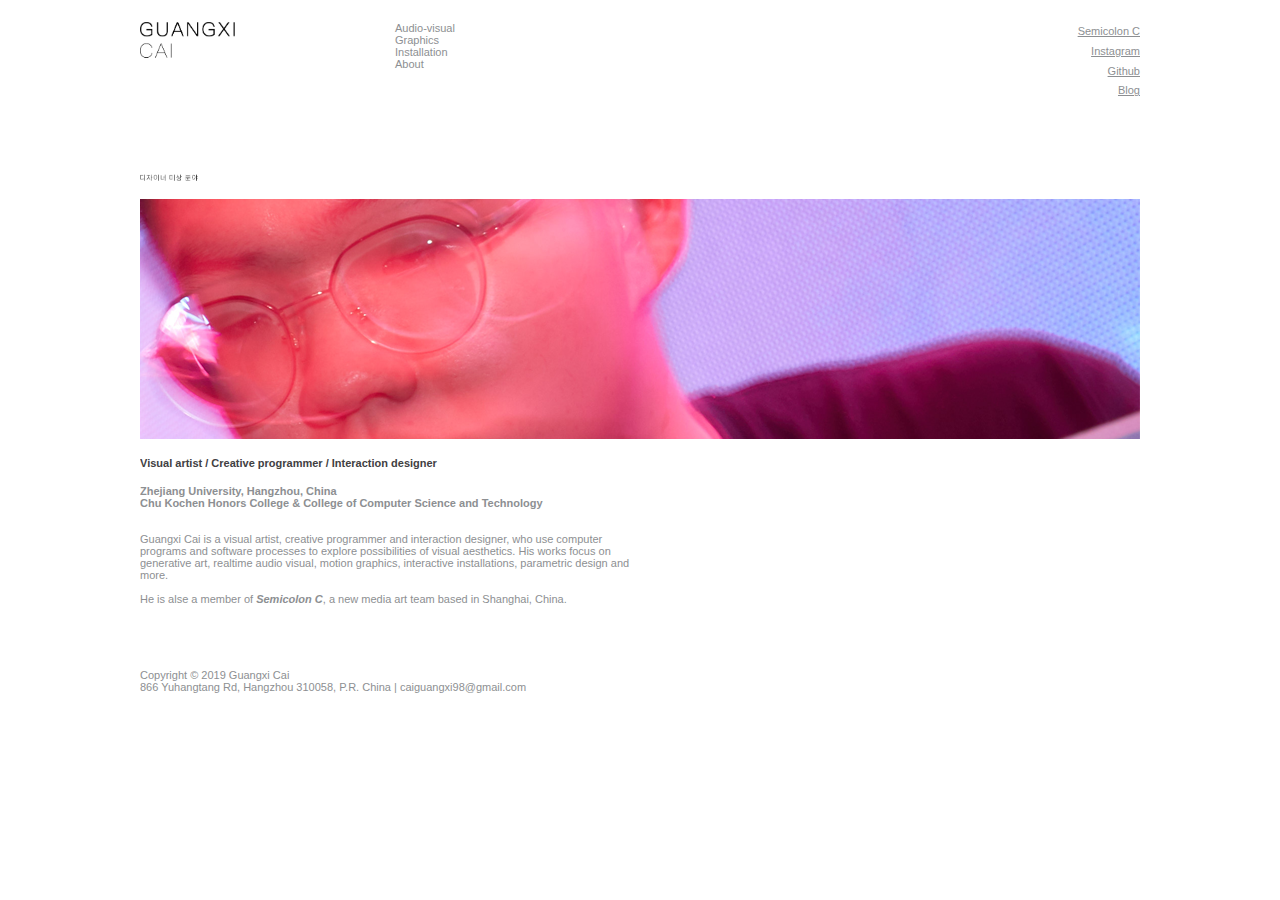
<file: about.html>
<!DOCTYPE html>
<html class="gr__pinwu_net">
  <head>
    <title>Guangxi Cai</title>
    <link rel="stylesheet" href="layout.css">
    <link rel="shortcut icon" href="pics/favicon.ico">
  </head>
  <body data-gr-c-s-loaded="true">
    <div id="wrapper"><div id="header">
      <div id="logo">
        <a href="index.html"><img src="pics/logo.png" style="width:95px; height:159px">
        </a>
      </div>
      <div id="nav">
        <ul>
          <li class="root"><a href="project.html">Audio-visual</a></li>
          <!-- <li class="root"><a href="https://guangxipro.tumblr.com/archive"></a></li> -->
          <li class="root"><a href="graphics.html">Graphics</a></li>
          <li class="root"><a href="installation.html">Installation</a></li>
          <li class="root"><a href="about.html">About</a></li>
          
        </ul>
      </div>
      <div id="subNav" style=""></div>
      
      <div id="links">
        <ul>
          <li><a href="https://semicolonc.github.io/semicolonc/" target="_blank">Semicolon C</a></li>
          <li><a href="https://www.instagram.com/guangxicai/" target="_blank">Instagram</a></li>
          <li><a href="https://github.com/caiguangxi98" target="_blank">Github</a></li>
          <li><a href="http://gxcai.lofter.com/" target="_blank">Blog</a></li>
          
        </ul>
      </div>
      
    </div>
    <input type="hidden" id="selectedNav" value="/index.php">
    
    <div id="main">
      <div id="slider">
        <img src="pics/myphoto.png">
      </div>
      <div class="left width_500">
        <h1>Visual artist / Creative programmer / Interaction designer </h1>
        <strong>
        <p>Zhejiang University, Hangzhou, China</p>
        <p>Chu Kochen Honors College &
        College of Computer Science and Technology</p>
        </strong>
        <br/><br/>
        <p>Guangxi Cai is a visual artist, creative programmer and interaction designer, who use computer
          programs and software processes to explore possibilities of visual aesthetics. His works focus on generative art, realtime
        audio visual, motion graphics, interactive installations, parametric design and more.</p>
        <br/>
        <p>He is alse a member of <strong><i>Semicolon C</i></strong>, a new media art team based in Shanghai, China.</p>
        <br/><br/>
      </div>
    </div>
    <!---------------- FOOTER----------------------->
    <div id="footer">
      <br>
      <br>
      <p>Copyright © 2019 Guangxi Cai </p>
      
      <p>866 Yuhangtang Rd, Hangzhou 310058, P.R. China |  <a href="mailto:caiguangxi98@gmail.com">caiguangxi98@gmail.com </a></p>
    </div></div>
  </body></html>
</file>
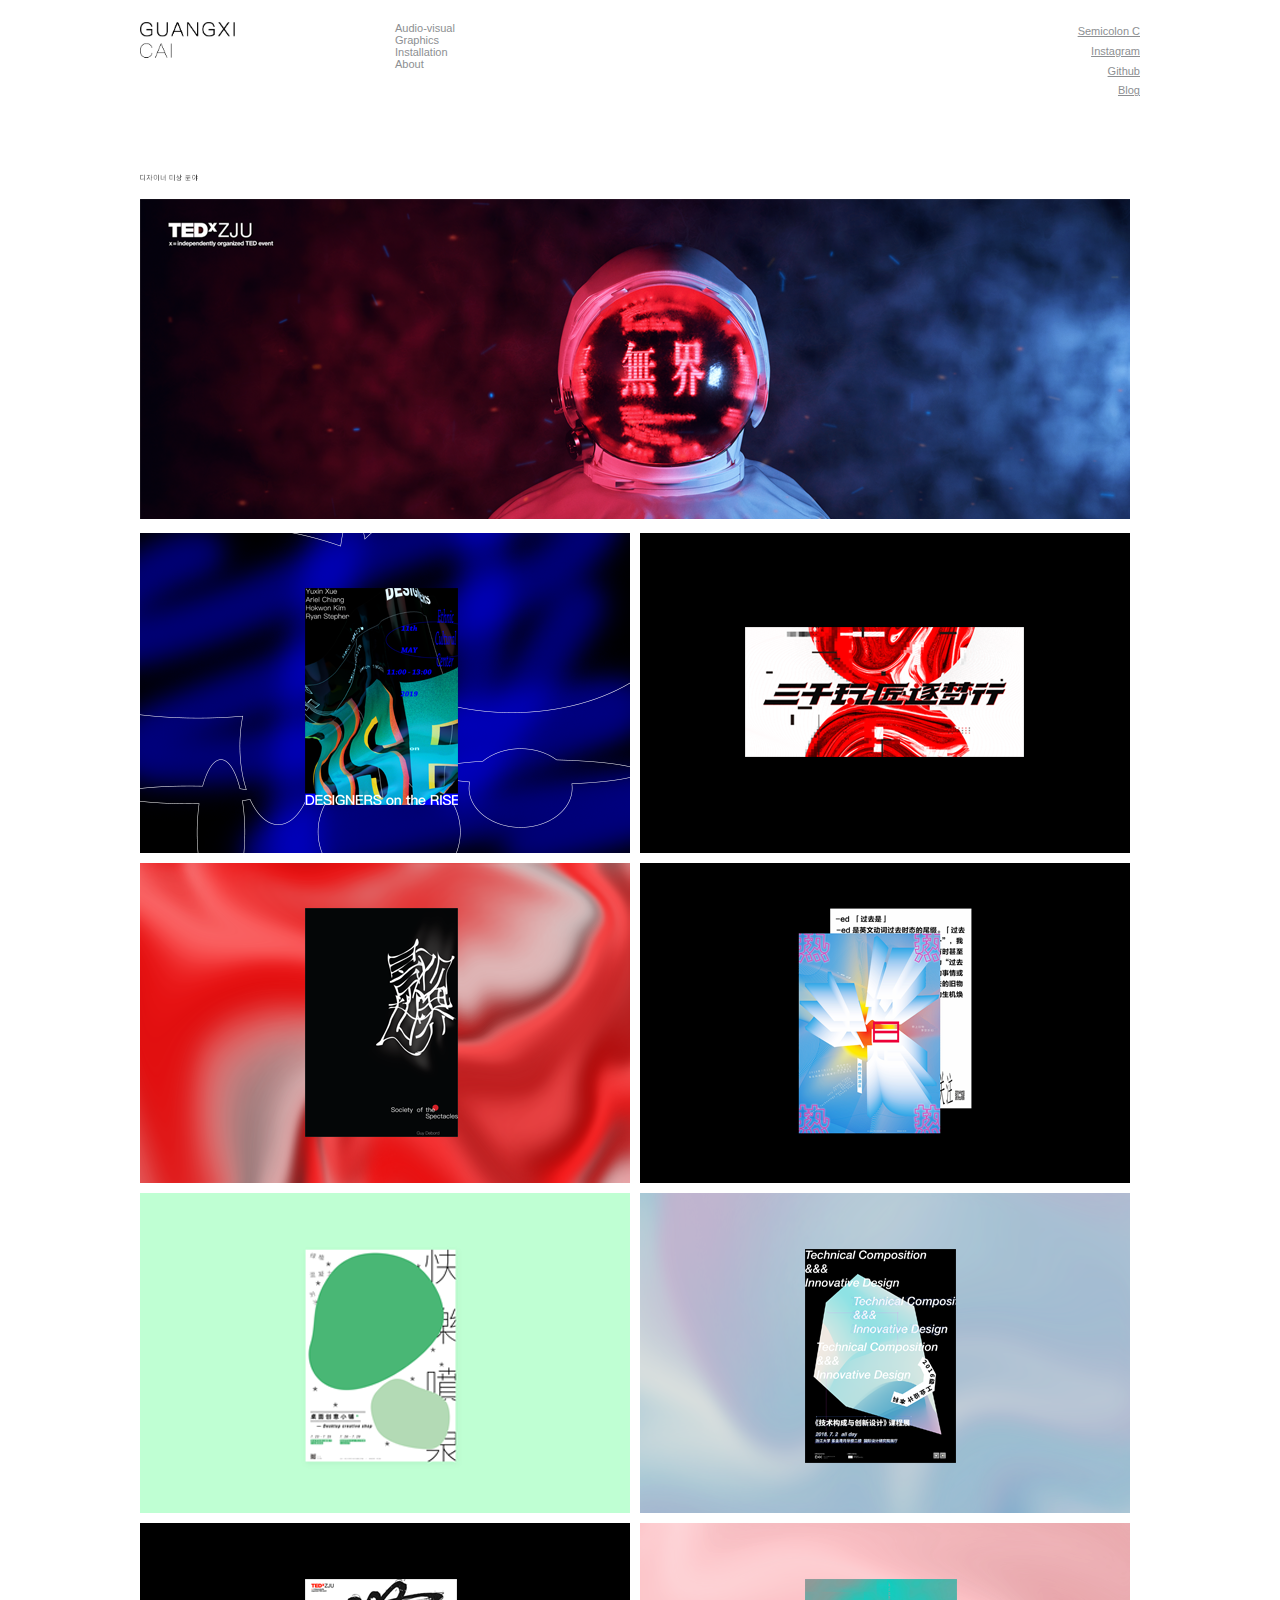
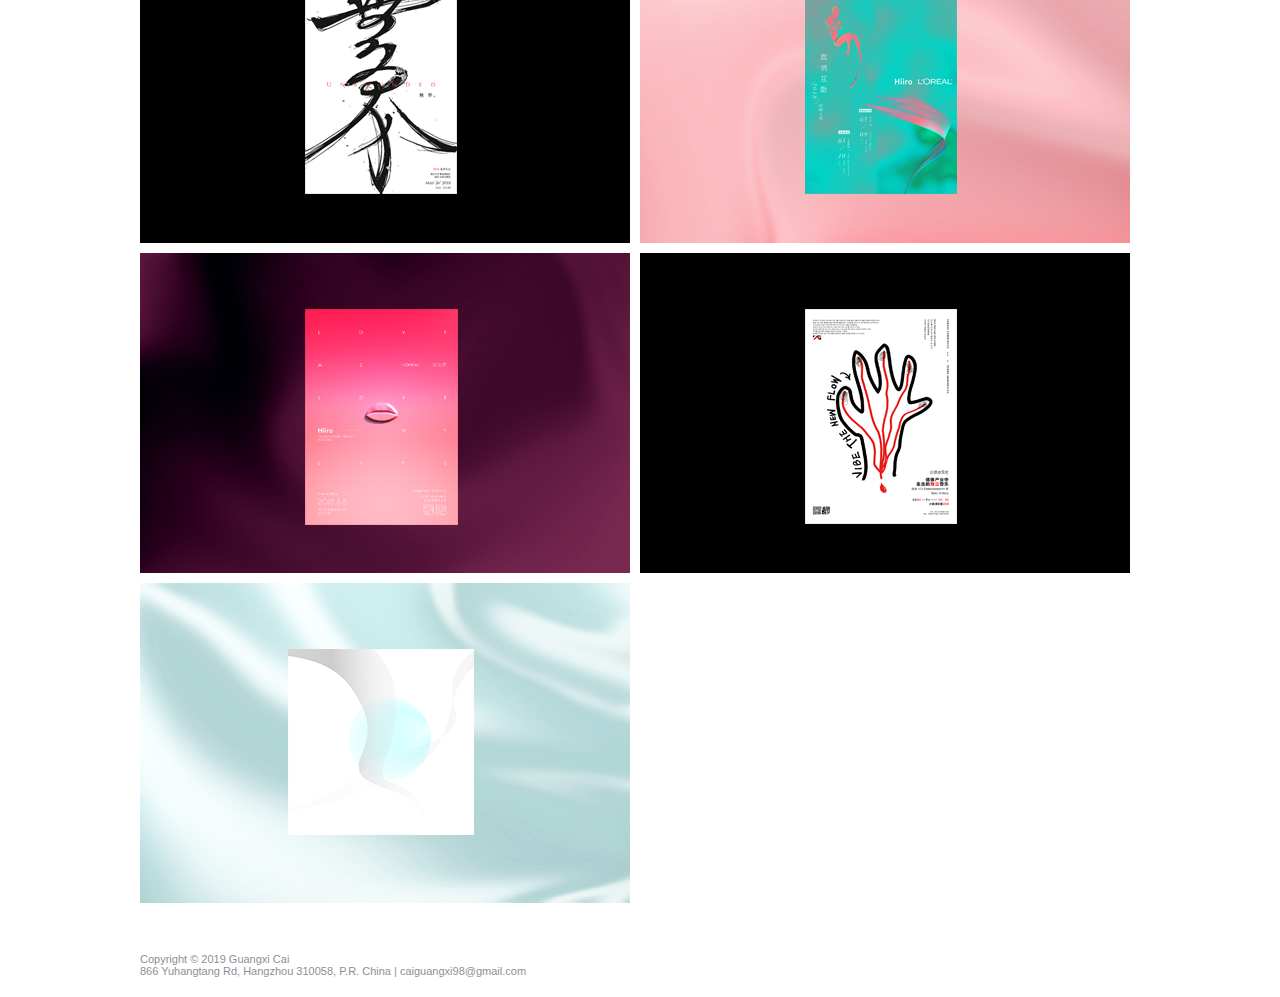
<file: graphics.html>
<!DOCTYPE html>
<html class="gr__pinwu_net">
  <head>
    <title>Guangxi Cai</title>
    <link rel="stylesheet" href="layout.css">
    <link rel="shortcut icon" href="pics/favicon.ico">
    <style>
    .prodList li{
    width:490px;
    height:320px;
    overflow:hidden;
    margin-right:10px;
    margin-bottom:10px;
    float:left;
    }
    </style>
  </head>
  <body data-gr-c-s-loaded="true">
    <div id="wrapper"><div id="header">
      <div id="logo">
        <a href="index.html"><img src="pics/logo.png" style="width:95px; height:159px">
        </a>
      </div>
      <div id="nav">
        <ul>
          <li class="root"><a href="project.html">Audio-visual</a></li>
          <!-- <li class="root"><a href="https://guangxipro.tumblr.com/archive"></a></li> -->
          <li class="root"><a href="graphics.html">Graphics</a></li>
          <li class="root"><a href="installation.html">Installation</a></li>
          <li class="root"><a href="about.html">About</a></li>
          
        </ul>
      </div>
      <div id="subNav" style=""></div>
      
      <div id="links">
        <ul>
          <li><a href="https://semicolonc.github.io/semicolonc/" target="_blank">Semicolon C</a></li>
          <li><a href="https://www.instagram.com/guangxicai/" target="_blank">Instagram</a></li>
          <li><a href="https://github.com/caiguangxi98" target="_blank">Github</a></li>
          <li><a href="http://gxcai.lofter.com/" target="_blank">Blog</a></li>
          
        </ul>
      </div>
      
    </div>
    <input type="hidden" id="selectedNav" value="/product.php">
    <div id="main">
      <a href="graphics/tedx.html"><img src="graphics_pics/tedx.png" width="990" height="320"></a>
      
      <p style="color: #ffffff">- </p>
      <ul class="prodList">

        <li><img src="graphics_pics/09.png" width="490" height="320"></li>
        <li><img src="graphics_pics/07.png" width="490" height="320"></li>
        <li class="last"><img src="graphics_pics/08.png" width="490" height="320"></li>
        <li><img src="graphics_pics/01.png" width="490" height="320"></li>
        <li class="last"><img src="graphics_pics/02.png" width="490" height="320"></li>
        <li><img src="graphics_pics/03.png" width="490" height="320"</li>
        <li class="last"><img src="graphics_pics/04.png" width="490" height="320"></li>
        <li><img src="graphics_pics/05.png" width="490" height="320"></li>
        <li class="last"><img src="graphics_pics/06.png" width="490" height="320"></li>
        <li><img src="graphics_pics/10.png" width="490" height="320"></li>
        <li><img src="graphics_pics/11.png" width="490" height="320"></li>
        
      </ul>
    </div>
    <div id="footer">
      <br>
      <br>
      <p>Copyright © 2019 Guangxi Cai </p>
      
      <p>866 Yuhangtang Rd, Hangzhou 310058, P.R. China |  <a href="mailto:caiguangxi98@gmail.com">caiguangxi98@gmail.com </a></p>
    </div>
  </div>
</body></html>
</file>
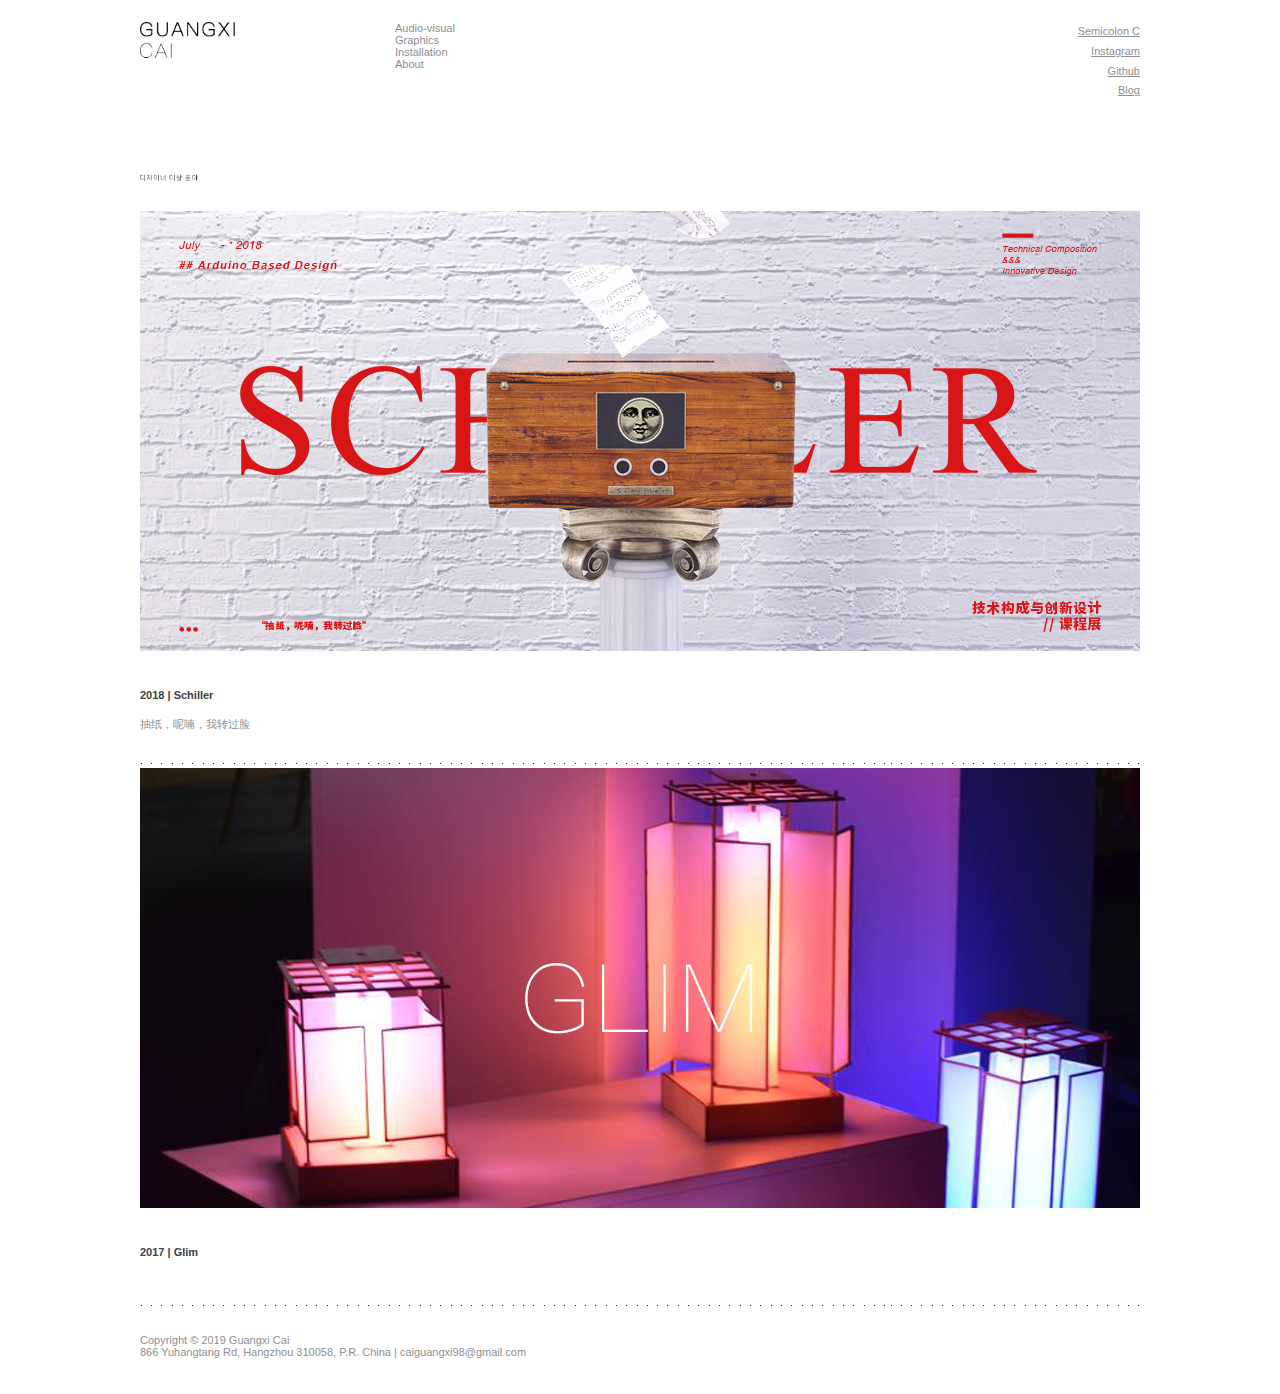
<file: installation.html>
<!DOCTYPE html>
<html class="gr__pinwu_net">
  <head>
    <title>Guangxi Cai</title>
    <link rel="stylesheet" href="layout.css">
    <link rel="shortcut icon" href="pics/favicon.ico">
  </head>
  <body data-gr-c-s-loaded="true">
    <div id="wrapper"><div id="header">
      <div id="logo">
        <a href="index.html"><img src="pics/logo.png" style="width:95px; height:159px">
        </a>
      </div>
      <div id="nav">
        <ul>
          <li class="root"><a href="project.html">Audio-visual</a></li>
          <!-- <li class="root"><a href="https://guangxipro.tumblr.com/archive"></a></li> -->
          <li class="root"><a href="graphics.html">Graphics</a></li>
          <li class="root"><a href="installation.html">Installation</a></li>
          <li class="root"><a href="about.html">About</a></li>
          
        </ul>
      </div>
      <div id="subNav" style=""></div>
      
      <div id="links">
        <ul>
          <li><a href="https://semicolonc.github.io/semicolonc/" target="_blank">Semicolon C</a></li>
          <li><a href="https://www.instagram.com/guangxicai/" target="_blank">Instagram</a></li>
          <li><a href="https://github.com/caiguangxi98" target="_blank">Github</a></li>
          <li><a href="http://gxcai.lofter.com/" target="_blank">Blog</a></li>
          
        </ul>
      </div>
      
    </div>
    
    <input type="hidden" id="selectedNav" value="/project.php">
    <div id="main">

      <!-- ONE PROJECT START-->
      <div class="projectContainer">
        <span id="prev_0" class="btn prev" style="margin-left: -31px; left: 50%;"></span>
        <span id="next_0" class="btn next" style="margin-left: 26px; left: 50%;"></span>
        <div style="margin-bottom:20px;" id="picBox0" class="picBox">
          <ul class="cf" style="width: 1000px; left: 0px;">
            <li>
              <a href="installation/schiller.html"><img width="1000" height="440" src="installation_pics/schiller/00.png" alt=""></a></li>
          </ul>
        </div>
        <div class="projectDesc">
          <div class="left width_500">
            <h1>2018  |  Schiller</h1>
            <p>抽纸，呢喃，我转过脸</p>
            <br/><br/>
          </div>
          <div class="right width_240" style="position:absolute;text-align:right;right:0;">
          </div>
        </div>
        <br>
        <div class="right">
          <img src="dotash.png" style="width:1000px; height:5px;">
        </div>

      </div>
      <!-- ONE PROJECT END-->

      <!-- ONE PROJECT START-->
      <div class="projectContainer">
        <span id="prev_0" class="btn prev" style="margin-left: -31px; left: 50%;"></span>
        <span id="next_0" class="btn next" style="margin-left: 26px; left: 50%;"></span>
        <div style="margin-bottom:20px;" id="picBox0" class="picBox">
          <ul class="cf" style="width: 1000px; left: 0px;">
            <li>
              <a href="installation/glim.html"><img width="1000" height="440" src="installation_pics/glim/00.png" alt=""></a></li>
          </ul>
        </div>
        <div class="projectDesc">
          <div class="left width_500">
            <h1>2017  |  Glim </h1>
            <p></p>
            <br/><br/>
          </div>
          <div class="right width_240" style="position:absolute;text-align:right;right:0;">
          </div>
        </div>
        <br>
        <div class="right">
          <img src="dotash.png" style="width:1000px; height:5px;">
        </div>

      </div>
      <!-- ONE PROJECT END-->

      


      <div id="footer">
        <br>
        <br>
        <p>Copyright © 2019 Guangxi Cai </p>
        
        <p>866 Yuhangtang Rd, Hangzhou 310058, P.R. China |  <a href="mailto:caiguangxi98@gmail.com">caiguangxi98@gmail.com </a></p>
      </div>
      
    </div></body></html>
</file>
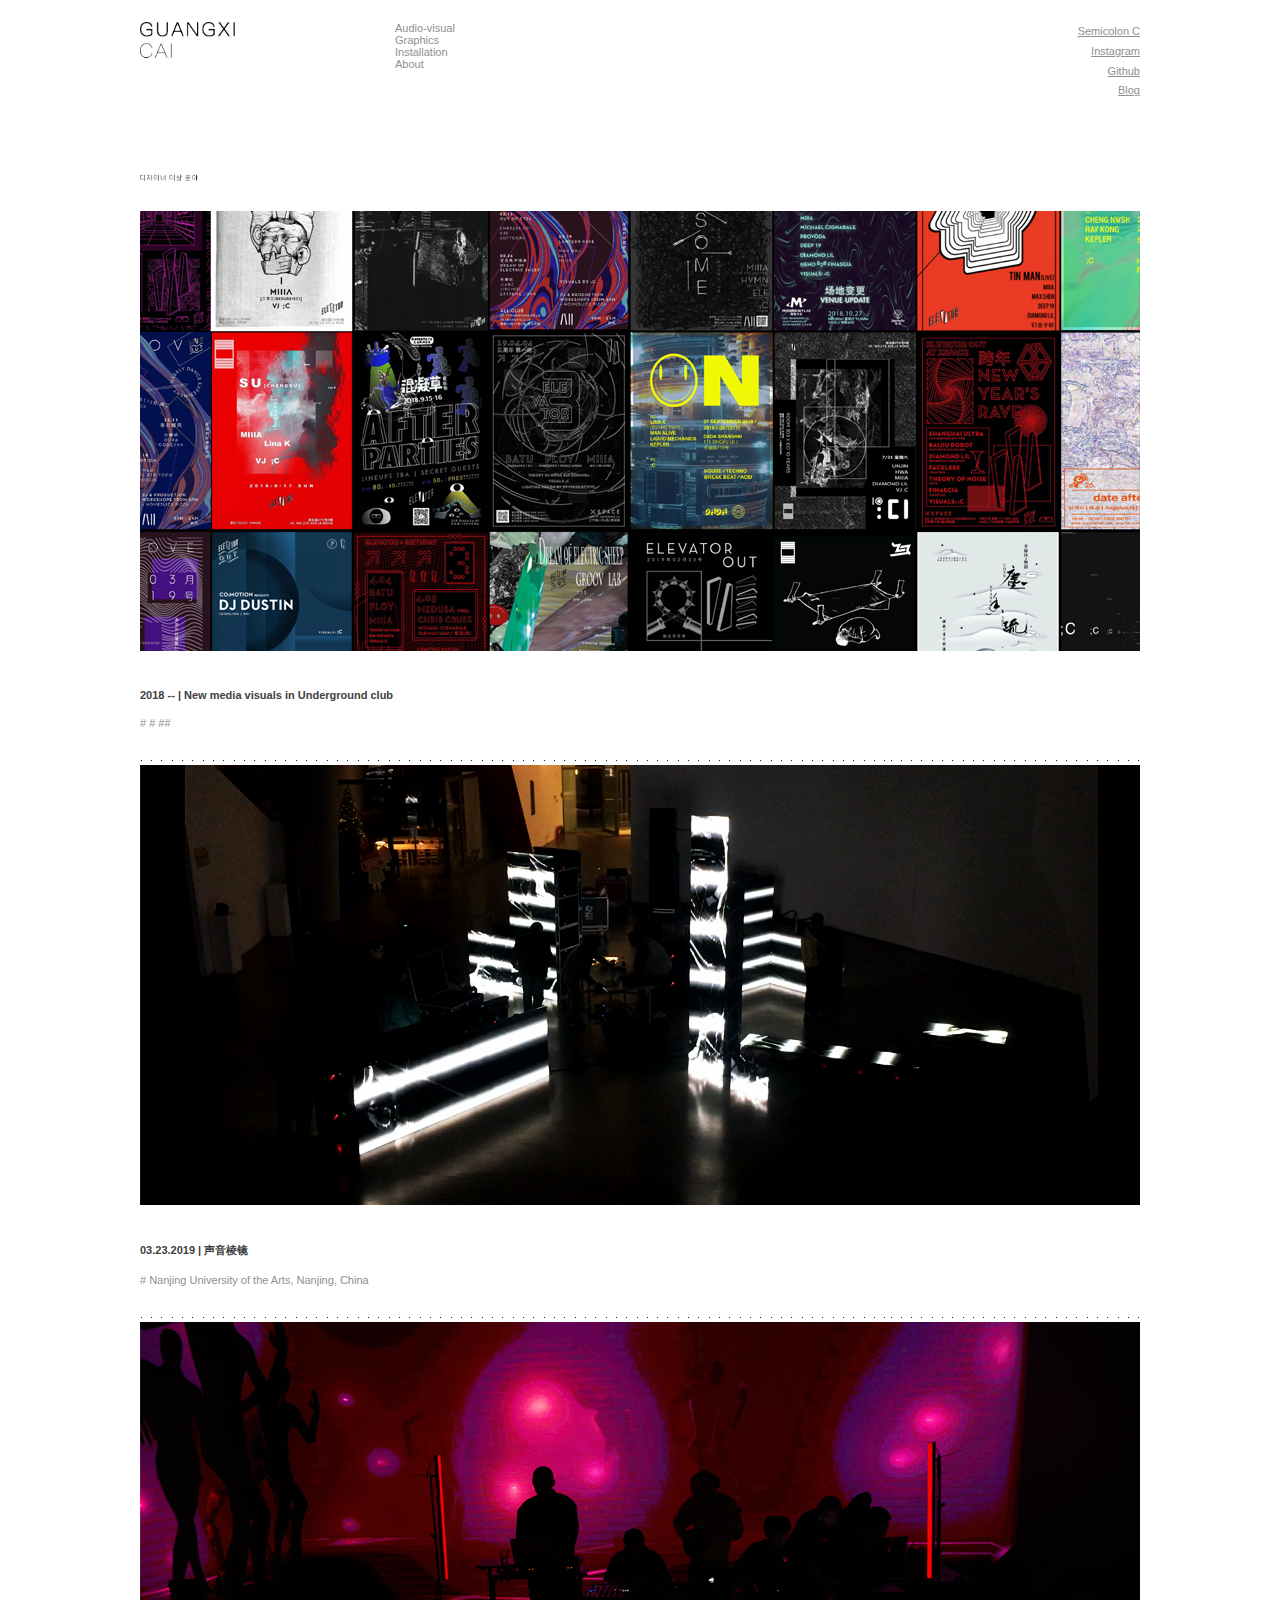
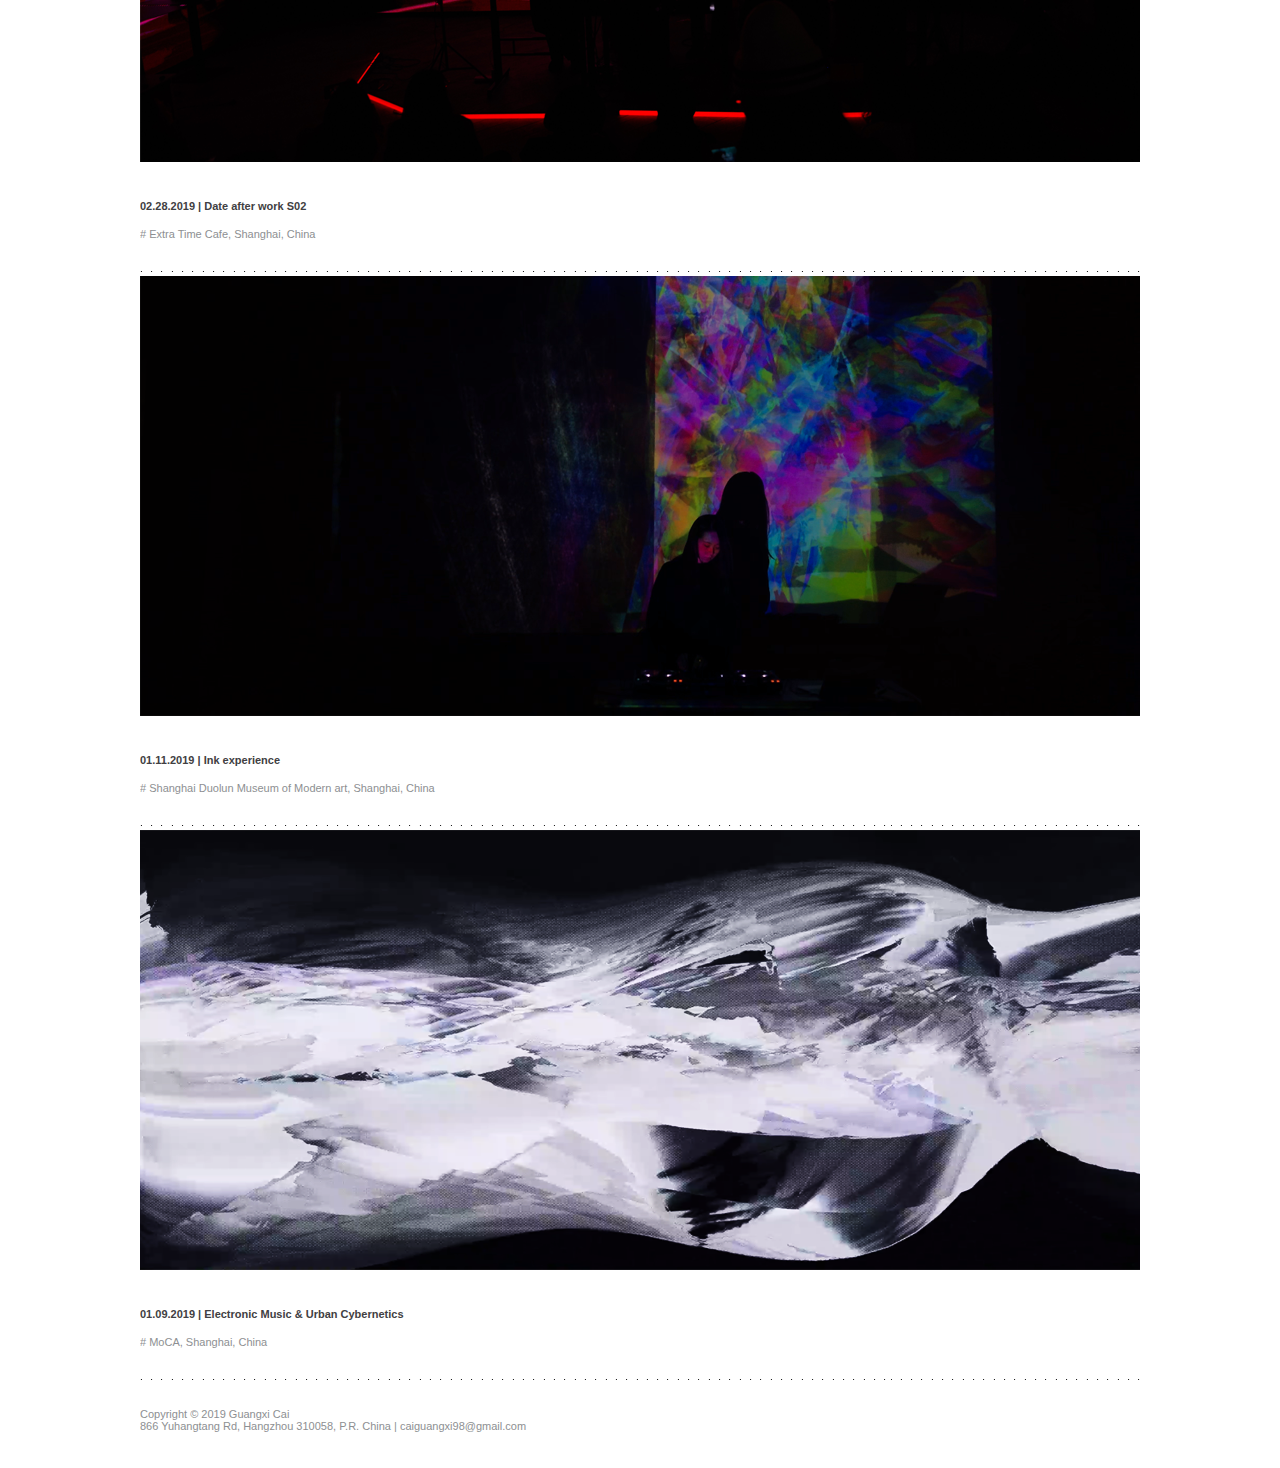
<file: project.html>
<!DOCTYPE html>
<html class="gr__pinwu_net">
  <head>
    <title>Guangxi Cai</title>
    <link rel="stylesheet" href="layout.css">
    <link rel="shortcut icon" href="pics/favicon.ico">
  </head>
  <body data-gr-c-s-loaded="true">
    <div id="wrapper"><div id="header">
      <div id="logo">
        <a href="index.html"><img src="pics/logo.png" style="width:95px; height:159px">
        </a>
      </div>
      <div id="nav">
        <ul>
          <li class="root"><a href="project.html">Audio-visual</a></li>
          <!-- <li class="root"><a href="https://guangxipro.tumblr.com/archive"></a></li> -->
          <li class="root"><a href="graphics.html">Graphics</a></li>
          <li class="root"><a href="installation.html">Installation</a></li>
          <li class="root"><a href="about.html">About</a></li>
          
        </ul>
      </div>
      <div id="subNav" style=""></div>
      
      <div id="links">
        <ul>
          <li><a href="https://semicolonc.github.io/semicolonc/" target="_blank">Semicolon C</a></li>
          <li><a href="https://www.instagram.com/guangxicai/" target="_blank">Instagram</a></li>
          <li><a href="https://github.com/caiguangxi98" target="_blank">Github</a></li>
          <li><a href="http://gxcai.lofter.com/" target="_blank">Blog</a></li>
          
        </ul>
      </div>
      
    </div>
    
    <input type="hidden" id="selectedNav" value="/project.php">
    <div id="main">

      <!-- ONE PROJECT START-->
      <div class="projectContainer">
        <span id="prev_0" class="btn prev" style="margin-left: -31px; left: 50%;"></span>
        <span id="next_0" class="btn next" style="margin-left: 26px; left: 50%;"></span>
        <div style="margin-bottom:20px;" id="picBox0" class="picBox">
          <ul class="cf" style="width: 1000px; left: 0px;">
            <li>
              <a href="https://guangxipro.tumblr.com/archive" target="_blank"><img width="1000" height="440" src="project_pics/VJ.png" alt=""></a></li>
          </ul>
        </div>
        <div class="projectDesc">
          <div class="left width_500">
            <h1>2018 -- | New media visuals in Underground club </h1>
            <p># # ##</p>
            <br/><br/>
          </div>
          <div class="right width_240" style="position:absolute;text-align:right;right:0;">
          </div>
        </div>
        <br>
        <div class="right">
          <img src="dotash.png" style="width:1000px; height:5px;">
        </div>

      </div>
      <!-- ONE PROJECT END-->

      <!-- ONE PROJECT START-->
      <div class="projectContainer">
        <span id="prev_0" class="btn prev" style="margin-left: -31px; left: 50%;"></span>
        <span id="next_0" class="btn next" style="margin-left: 26px; left: 50%;"></span>
        <div style="margin-bottom:20px;" id="picBox0" class="picBox">
          <ul class="cf" style="width: 1000px; left: 0px;">
            <li>
              <a href="project/date.html"><img width="1000" height="440" src="project_pics/nanyi/00.png" alt=""></a></li>
          </ul>
        </div>
        <div class="projectDesc">
          <div class="left width_500">
            <h1>03.23.2019  |  声音棱镜 </h1>
            <p># Nanjing University of the Arts, Nanjing, China</p>
            <br/><br/>
          </div>
          <div class="right width_240" style="position:absolute;text-align:right;right:0;">
          </div>
        </div>
        <br>
        <div class="right">
          <img src="dotash.png" style="width:1000px; height:5px;">
        </div>

      </div>
      <!-- ONE PROJECT END-->

      <!-- ONE PROJECT START-->
      <div class="projectContainer">
        <span id="prev_0" class="btn prev" style="margin-left: -31px; left: 50%;"></span>
        <span id="next_0" class="btn next" style="margin-left: 26px; left: 50%;"></span>
        <div style="margin-bottom:20px;" id="picBox0" class="picBox">
          <ul class="cf" style="width: 1000px; left: 0px;">
            <li>
              <a href="project/date.html"><img width="1000" height="440" src="project_pics/date/00.png" alt=""></a></li>
          </ul>
        </div>
        <div class="projectDesc">
          <div class="left width_500">
            <h1>02.28.2019  |  Date after work S02 </h1>
            <p># Extra Time Cafe, Shanghai, China</p>
            <br/><br/>
          </div>
          <div class="right width_240" style="position:absolute;text-align:right;right:0;">
          </div>
        </div>
        <br>
        <div class="right">
          <img src="dotash.png" style="width:1000px; height:5px;">
        </div>

      </div>
      <!-- ONE PROJECT END-->

      <!-- ONE PROJECT START-->
      <br>
      <div class="projectContainer">
        
        <div style="margin-bottom:20px;" id="picBox0" class="picBox">
          <ul class="cf" style="width: 1000px; left: 0px;">
            <li>
              <a href="project/ink.html"><img width="1000" height="440" src="project_pics/ink/00.png" alt=""></a></li>
          </ul>
        </div>
        <div class="projectDesc">
          <div class="left width_500">
            <h1>01.11.2019  |  Ink experience </h1>
            <p># Shanghai Duolun Museum of Modern art, Shanghai, China</p>
            <br/><br/>
          </div>
          <div class="right width_240" style="position:absolute;text-align:right;right:0;">
          </div>
        </div>
        <br>
        <div class="right">
          <img src="dotash.png" style="width:1000px; height:5px;">
        </div>
      </div>
      <!-- ONE PROJECT END-->

       <!-- ONE PROJECT START-->
      <br>
      <div class="projectContainer">
        
        <div style="margin-bottom:20px;" id="picBox0" class="picBox">
          <ul class="cf" style="width: 1000px; left: 0px;">
            <li>
              <a href="project/ink.html"><img width="1000" height="440" src="project_pics/moca/00.png" alt=""></a></li>
          </ul>
        </div>
        <div class="projectDesc">
          <div class="left width_500">
            <h1>01.09.2019  |  Electronic Music & Urban Cybernetics </h1>
            <p># MoCA, Shanghai, China</p>
            <br/><br/>
          </div>
          <div class="right width_240" style="position:absolute;text-align:right;right:0;">
          </div>
        </div>
        <br>
        <div class="right">
          <img src="dotash.png" style="width:1000px; height:5px;">
        </div>
      </div>
      <!-- ONE PROJECT END-->


      <div id="footer">
        <br>
        <br>
        <p>Copyright © 2019 Guangxi Cai </p>
        
        <p>866 Yuhangtang Rd, Hangzhou 310058, P.R. China |  <a href="mailto:caiguangxi98@gmail.com">caiguangxi98@gmail.com </a></p>
      </div>
      
    </div></body></html>
</file>
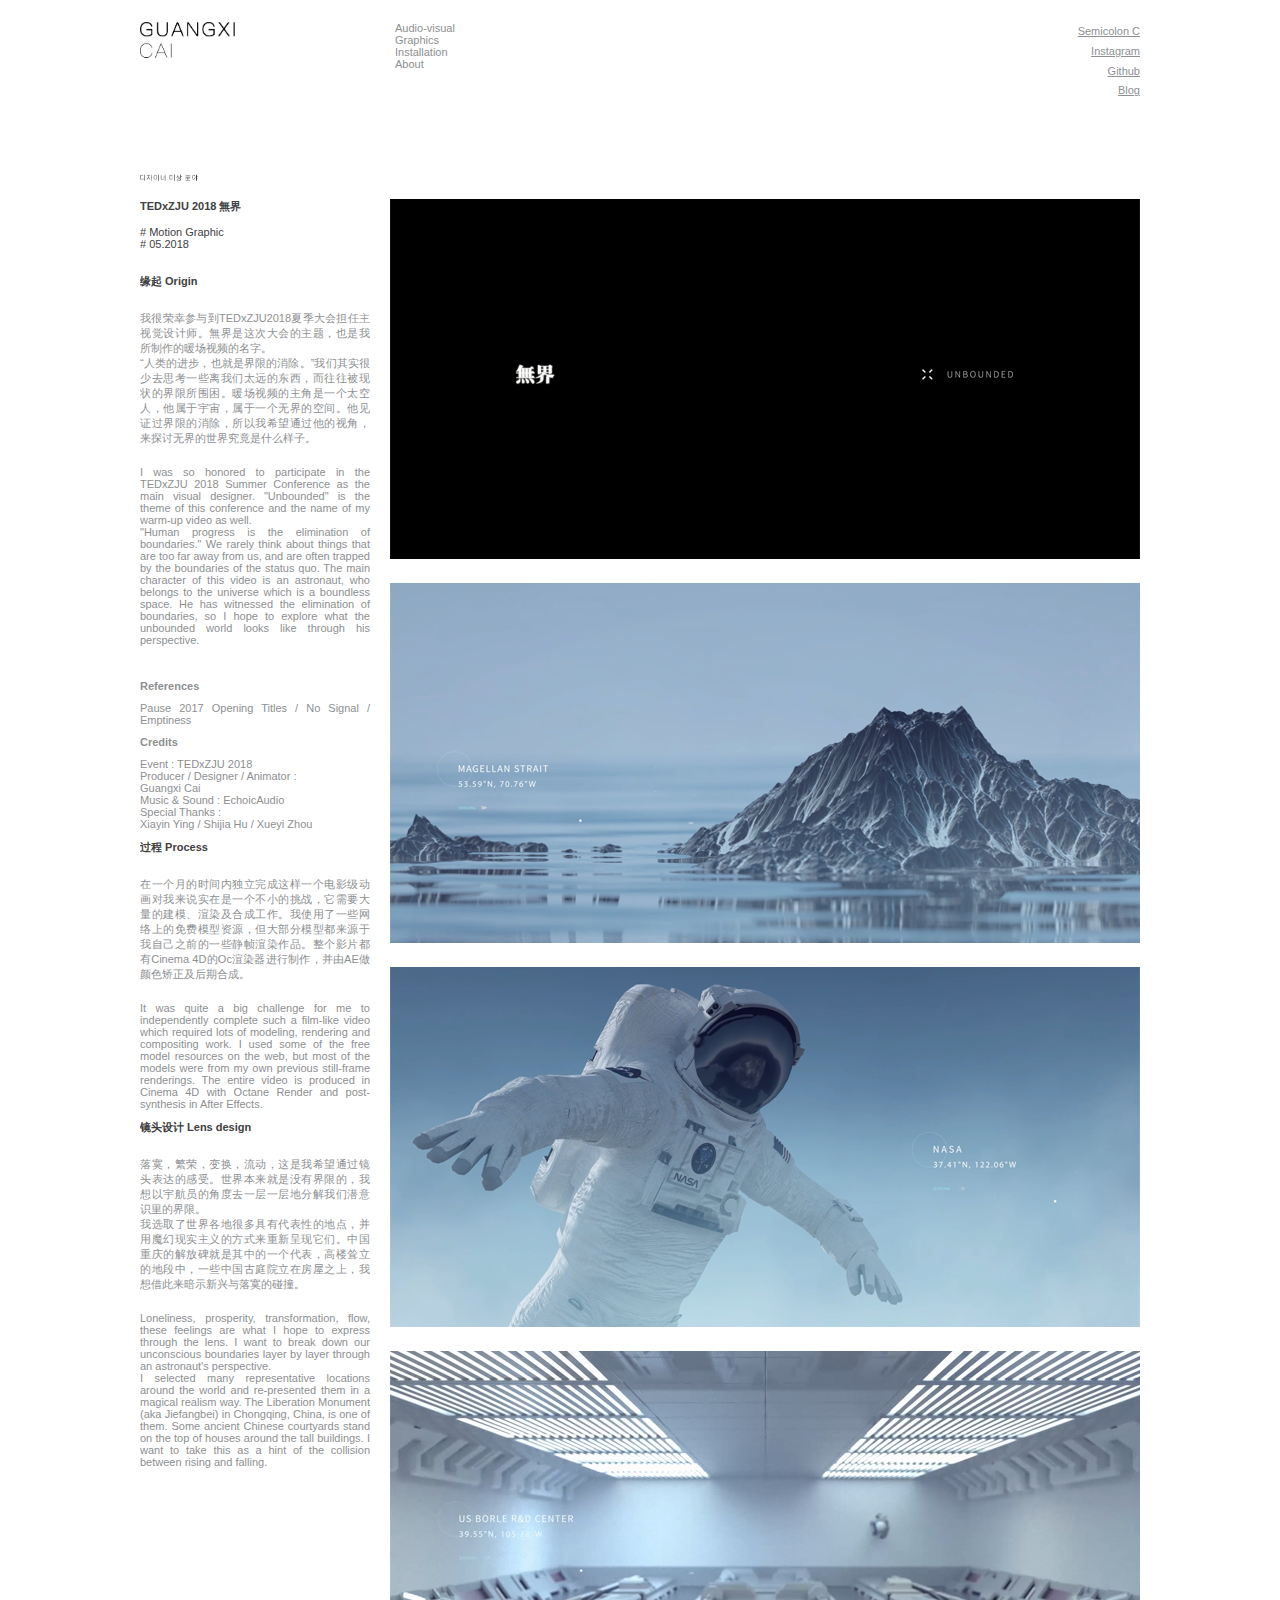
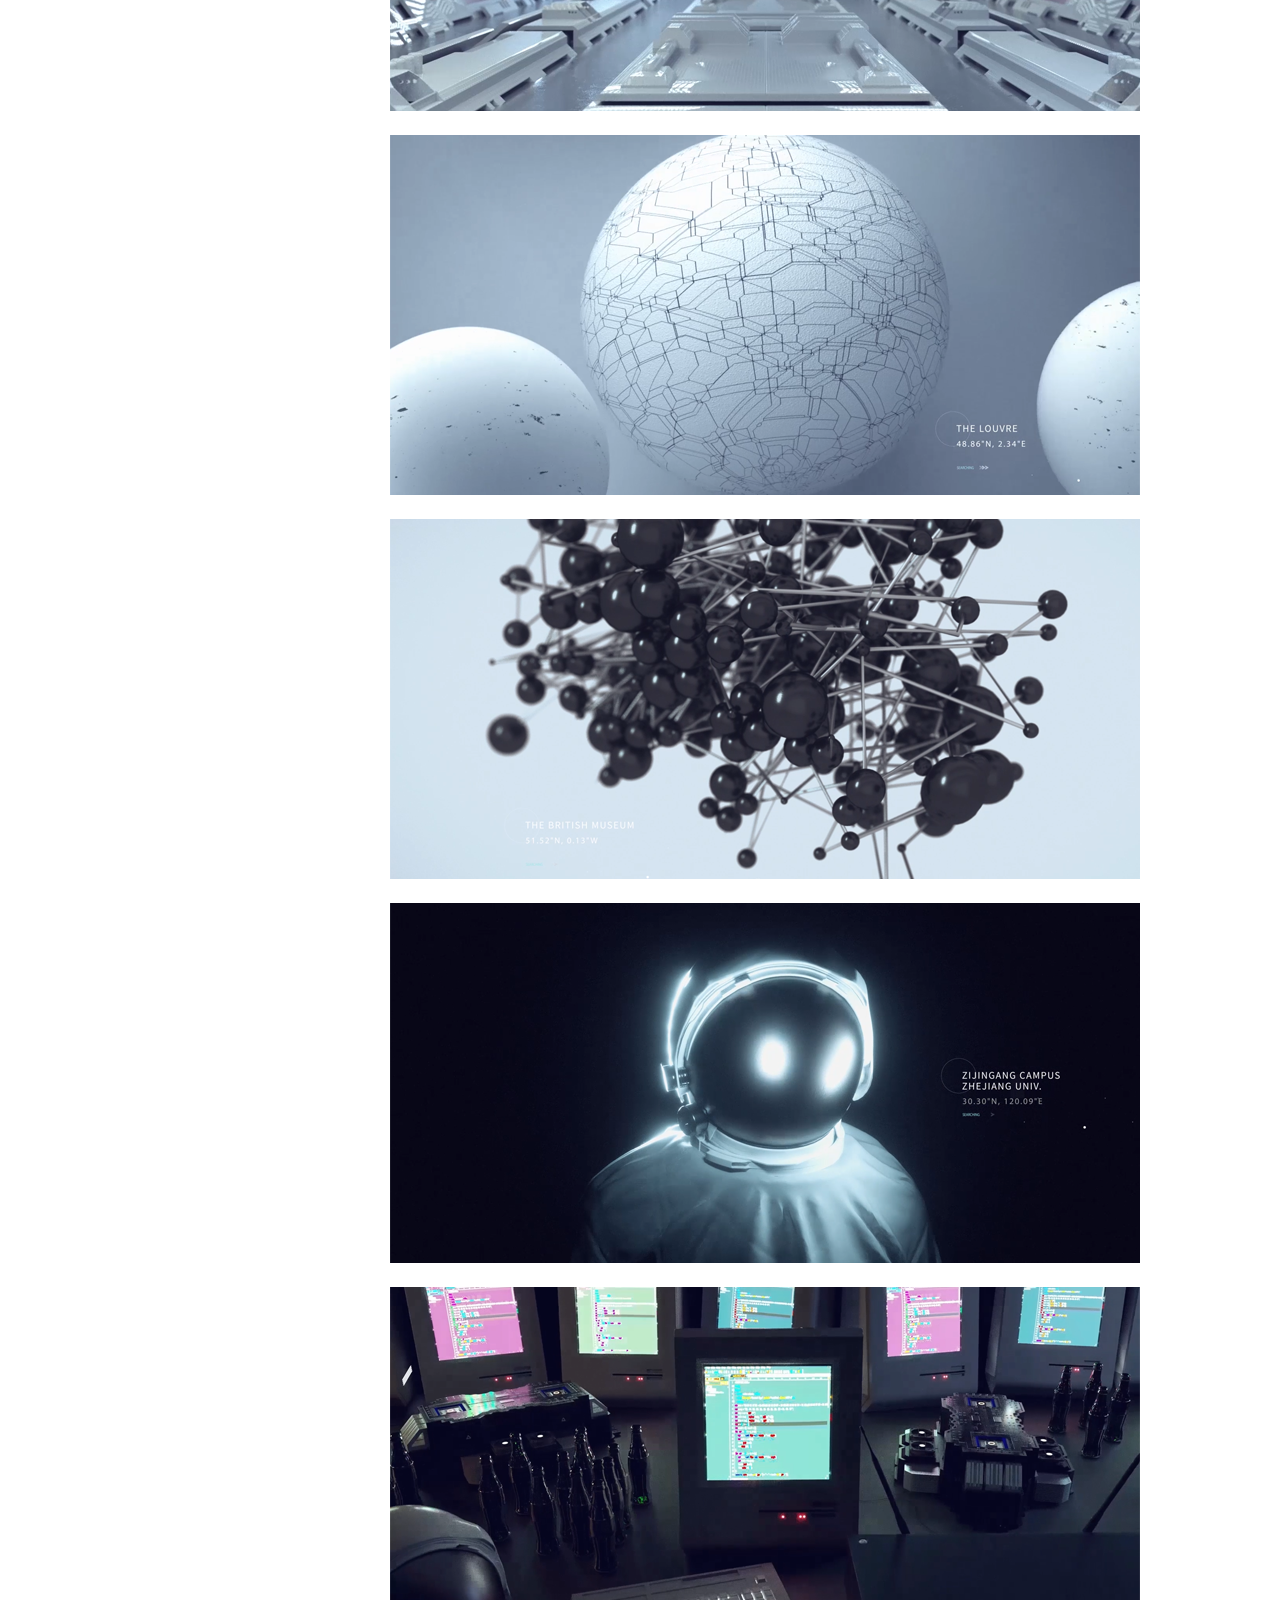
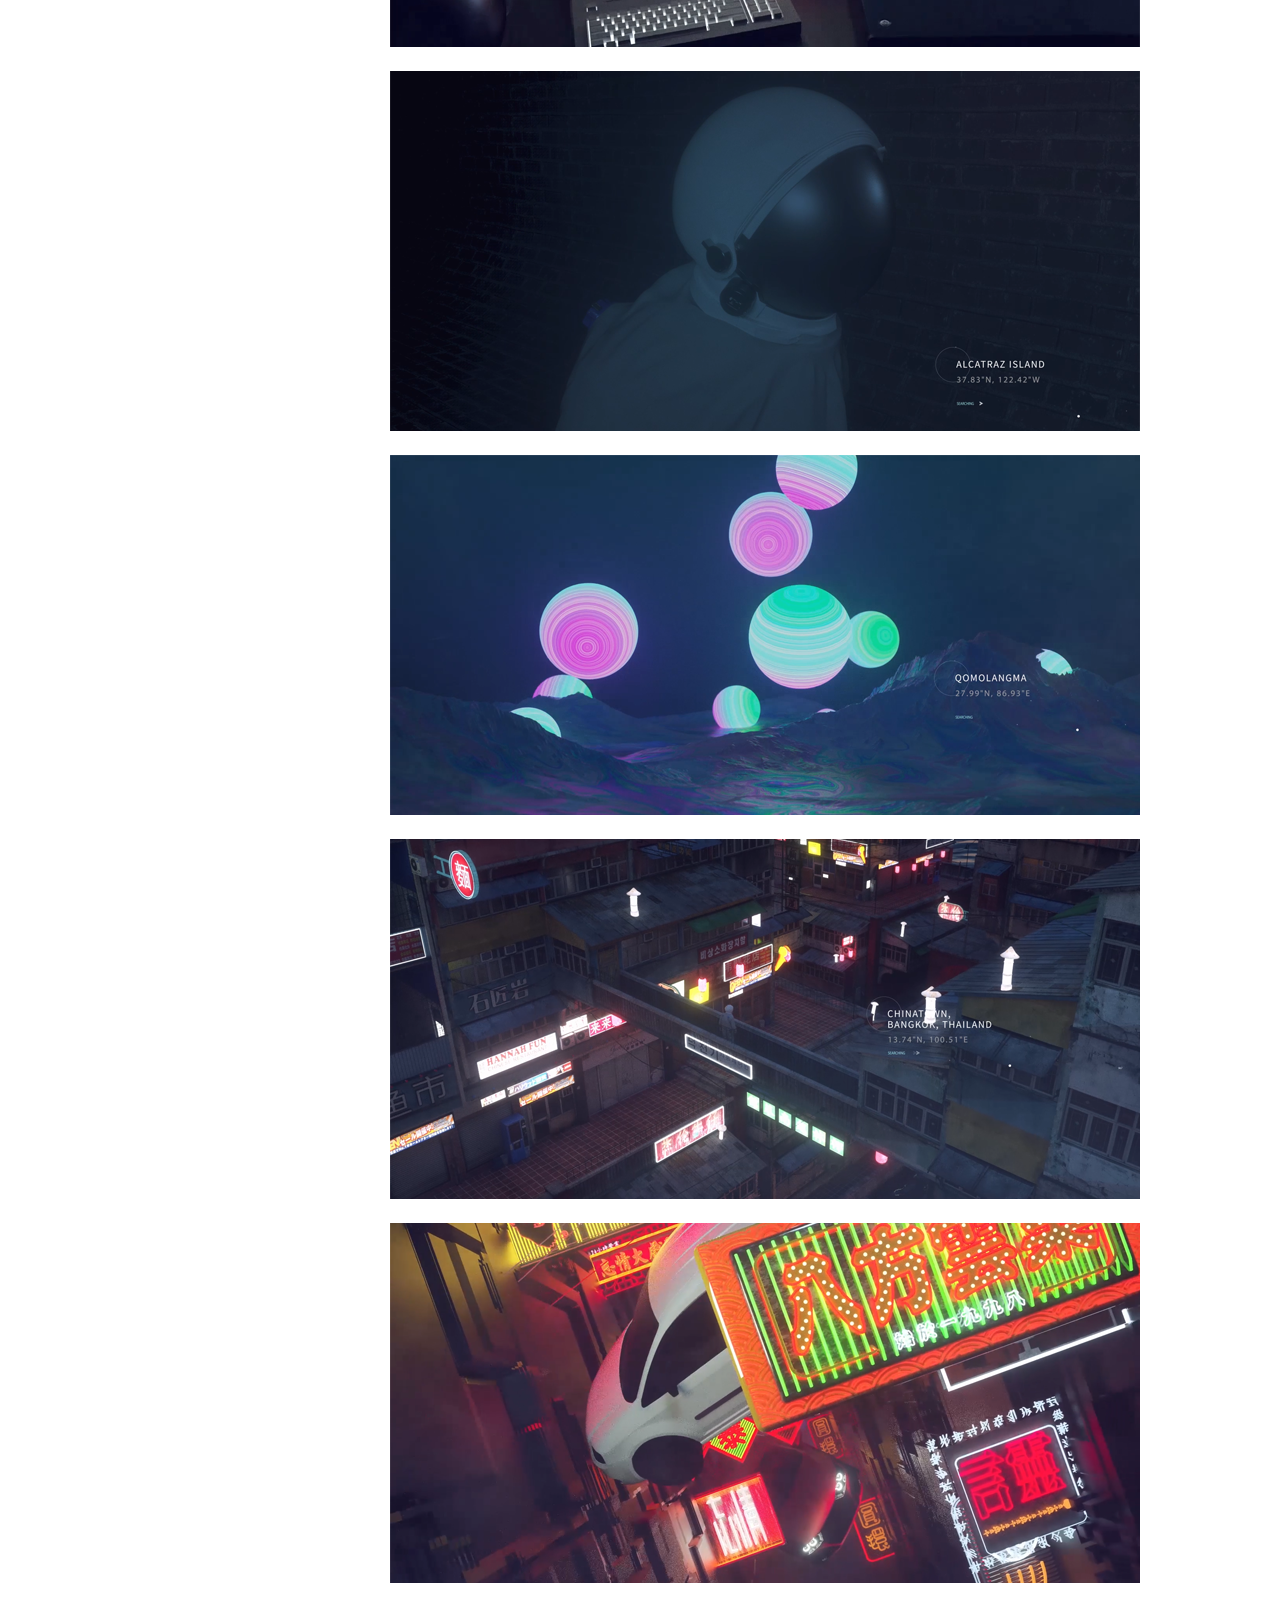
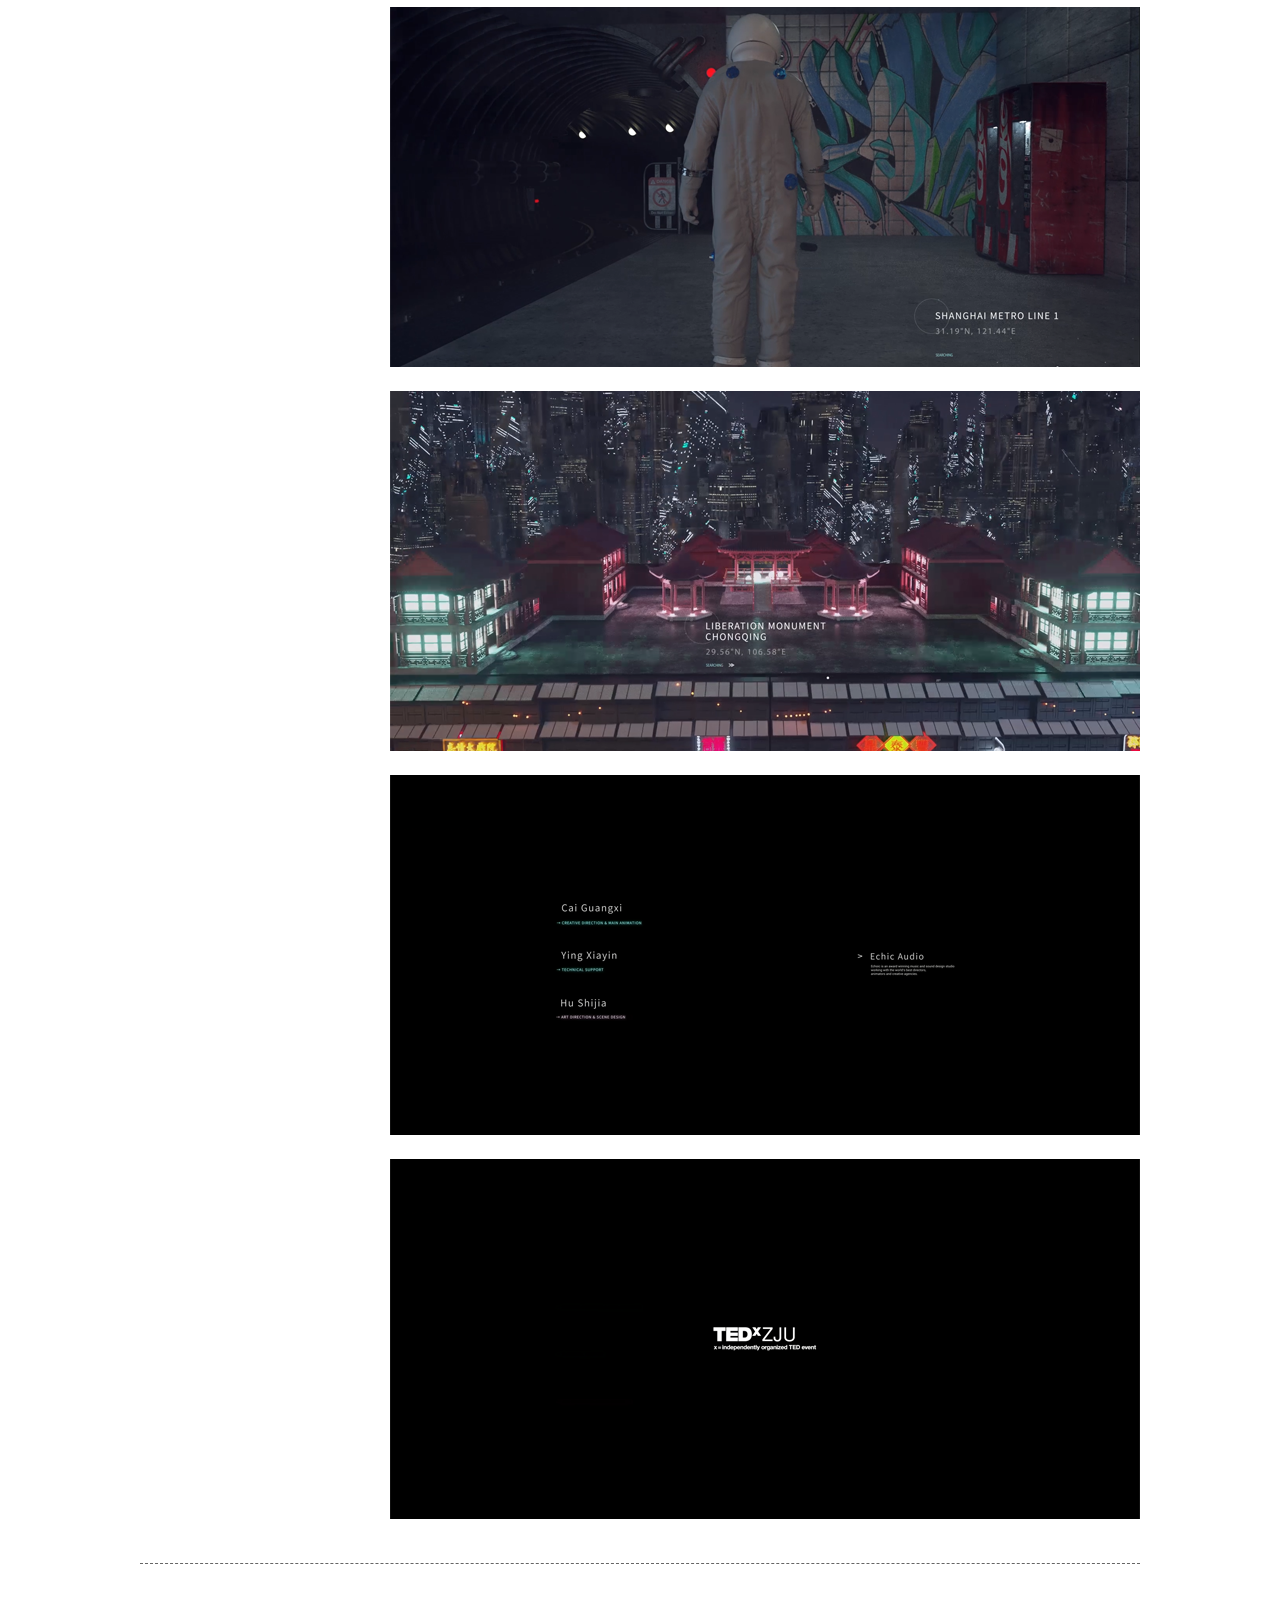
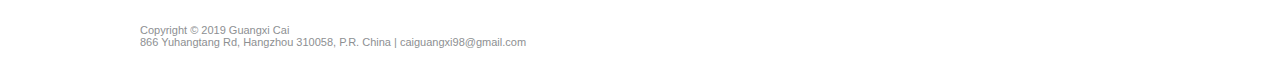
<file: graphics/tedx.html>
<!DOCTYPE html>
<html class="gr__pinwu_net">
    <head>
        <title>Guangxi Cai</title>
        <link rel="stylesheet" href="../layout.css">
        <link rel="shortcut icon" href="../pics/favicon.ico">
    </head>
    <body data-gr-c-s-loaded="true">
        <div id="wrapper"><div id="header">
            <div id="logo">
                <a href="../index.html"><img src="../pics/logo.png" style="width:95px; height:159px">
                </a>
            </div>
            <div id="nav">
                <ul>
                    <li class="root"><a href="../project.html">Audio-visual</a></li>
                    <!-- <li class="root"><a href="https://guangxipro.tumblr.com/archive"></a></li> -->
                    <li class="root"><a href="../graphics.html">Graphics</a></li>
                    <li class="root"><a href="../installation.html">Installation</a></li>
                    <li class="root"><a href="../about.html">About</a></li>
                    
                </ul>
            </div>
            <div id="subNav" style=""></div>
            
            <div id="links">
                <ul>
                    <li><a href="https://semicolonc.github.io/semicolonc/" target="_blank">Semicolon C</a></li>
                    <li><a href="https://www.instagram.com/guangxicai/" target="_blank">Instagram</a></li>
                    <li><a href="https://github.com/caiguangxi98" target="_blank">Github</a></li>
                    <li><a href="http://gxcai.lofter.com/" target="_blank">Blog</a></li>
                    
                </ul>
            </div>
            
        </div>
        <input type="hidden" id="selectedNav" value="/details.php">
        <div id="main">
            
            <ul id="newsItems">
                <li>
                    
                    
                    <div class="newsText">
                        <h1>TEDxZJU 2018 無界</h1><br/>
                        <h2># Motion Graphic</h2>
                        <h2># 05.2018</h2><br><br/>
                        <div><h1>缘起 Origin</h1><br/>
                            <p>我很荣幸参与到TEDxZJU2018夏季大会担任主视觉设计师。無界是这次大会的主题，也是我所制作的暖场视频的名字。<br/>
                                “人类的进步，也就是界限的消除。”我们其实很少去思考一些离我们太远的东西，而往往被现状的界限所围困。暖场视频的主角是一个太空人，他属于宇宙，属于一个无界的空间。他见证过界限的消除，所以我希望通过他的视角，来探讨无界的世界究竟是什么样子。
                            </p>
                            <p>I was so honored to participate in the TEDxZJU 2018 Summer Conference as the main visual designer. "Unbounded" is the theme of this conference and the name of my warm-up video as well.<br/>
                            "Human progress is the elimination of boundaries." We rarely think about things that are too far away from us, and are often trapped by the boundaries of the status quo. The main character of this video is an astronaut, who belongs to the universe which is a boundless space. He has witnessed the elimination of boundaries, so I hope to explore what the unbounded world looks like through his perspective.</p>
                            <br><br/>
                            <div><strong>References</strong><br>
                                <p>Pause 2017 Opening Titles / No Signal / Emptiness </p>
                                <strong>Credits</strong><br>
                                <p>Event : TEDxZJU 2018<br>
                                    Producer / Designer / Animator : <br>Guangxi Cai<br>
                                    Music & Sound : EchoicAudio<br>
                                Special Thanks : <br>Xiayin Ying / Shijia Hu / Xueyi Zhou</p>
                            </div>
                            <h1>过程 Process</h1><br/>
                            <p>在一个月的时间内独立完成这样一个电影级动画对我来说实在是一个不小的挑战，它需要大量的建模、渲染及合成工作。我使用了一些网络上的免费模型资源，但大部分模型都来源于我自己之前的一些静帧渲染作品。整个影片都有Cinema 4D的Oc渲染器进行制作，并由AE做颜色矫正及后期合成。</p>
                            <p>It was quite a big challenge for me to independently complete such a film-like video which required lots of modeling, rendering and compositing work. I used some of the free model resources on the web, but most of the models were from my own previous still-frame renderings. The entire video is produced in Cinema 4D with Octane Render and post-synthesis in After Effects.</p>
                            <h1>镜头设计 Lens design</h1><br/>
                            <p>落寞，繁荣，变换，流动，这是我希望通过镜头表达的感受。世界本来就是没有界限的，我想以宇航员的角度去一层一层地分解我们潜意识里的界限。<br/>
                            我选取了世界各地很多具有代表性的地点，并用魔幻现实主义的方式来重新呈现它们。中国重庆的解放碑就是其中的一个代表，高楼耸立的地段中，一些中国古庭院立在房屋之上，我想借此来暗示新兴与落寞的碰撞。</p>
                            <p>Loneliness, prosperity, transformation, flow, these feelings are what I hope to express through the lens. I want to break down our unconscious boundaries layer by layer through an astronaut's perspective.<br/>
                            I selected many representative locations around the world and re-presented them in a magical realism way. The Liberation Monument (aka Jiefangbei) in Chongqing, China, is one of them. Some ancient Chinese courtyards stand on the top of houses around the tall buildings. I want to take this as a hint of the collision between rising and falling.</p>
                        </div>                                    
                    </div>

                        <div class="newsPic">
                            <p align="center"><img border="0" src="../graphics_pics/tedx/12.png"></p>
                            <p>&nbsp;</p>
                            <p align="center"><img border="0" src="../graphics_pics/tedx/08.png"></p>
                            <p>&nbsp;</p>
                            <p align="center"><img border="0" src="../graphics_pics/tedx/01.png"></p>
                            <p>&nbsp;</p>
                            <p align="center"><img border="0" src="../graphics_pics/tedx/02.png"></p>
                            <p>&nbsp;</p>
                            <p align="center"><img border="0" src="../graphics_pics/tedx/07.png"></p>
                            <p>&nbsp;</p>
                            <p align="center"><img border="0" src="../graphics_pics/tedx/04.png"></p>
                            <p>&nbsp;</p>
                            <p align="center"><img border="0" src="../graphics_pics/tedx/03.png"></p>
                            <p>&nbsp;</p>
                            <p align="center"><img border="0" src="../graphics_pics/tedx/15.png"></p>
                            <p>&nbsp;</p>
                            <p align="center"><img border="0" src="../graphics_pics/tedx/05.png"></p>
                            <p>&nbsp;</p>
                            <p align="center"><img border="0" src="../graphics_pics/tedx/11.png"></p>
                            <p>&nbsp;</p>
                            <p align="center"><img border="0" src="../graphics_pics/tedx/09.png"></p>
                            <p>&nbsp;</p>
                            <p align="center"><img border="0" src="../graphics_pics/tedx/10.png"></p>
                            <p>&nbsp;</p>
                            <p align="center"><img border="0" src="../graphics_pics/tedx/16.png"></p>
                            <p>&nbsp;</p>
                            <p align="center"><img border="0" src="../graphics_pics/tedx/06.png"></p>
                            <p>&nbsp;</p>
                            <p align="center"><img border="0" src="../graphics_pics/tedx/13.png"></p>
                            <p>&nbsp;</p>
                            <p align="center"><img border="0" src="../graphics_pics/tedx/14.png"></p>
                            <p>&nbsp;</p>
                            
                            
                        </div>
                    </li>
                </ul>
            </div>
            
            <div id="footer">
                <br>
                <br>
                <p>Copyright © 2019 Guangxi Cai </p>
                
                <p>866 Yuhangtang Rd, Hangzhou 310058, P.R. China |  <a href="mailto:caiguangxi98@gmail.com">caiguangxi98@gmail.com </a></p>
            </div></div>
        </body></html>
</file>
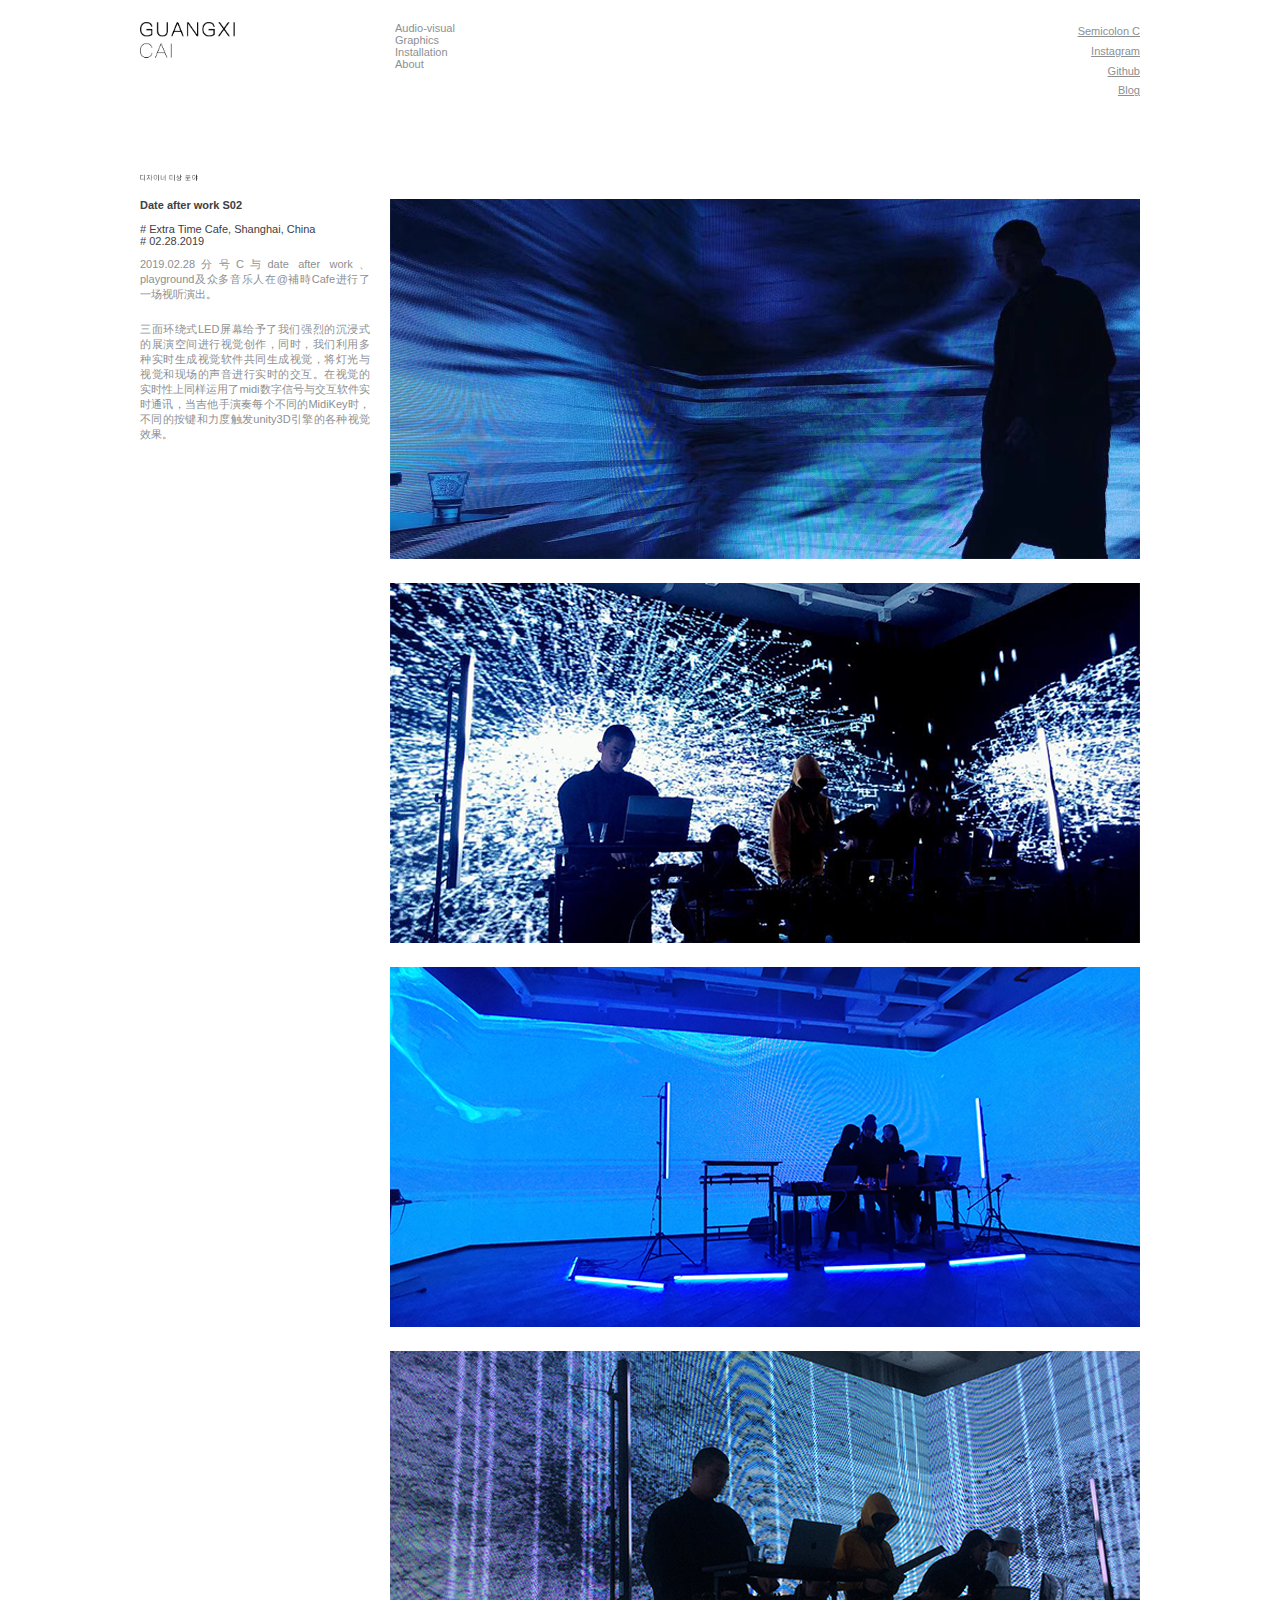
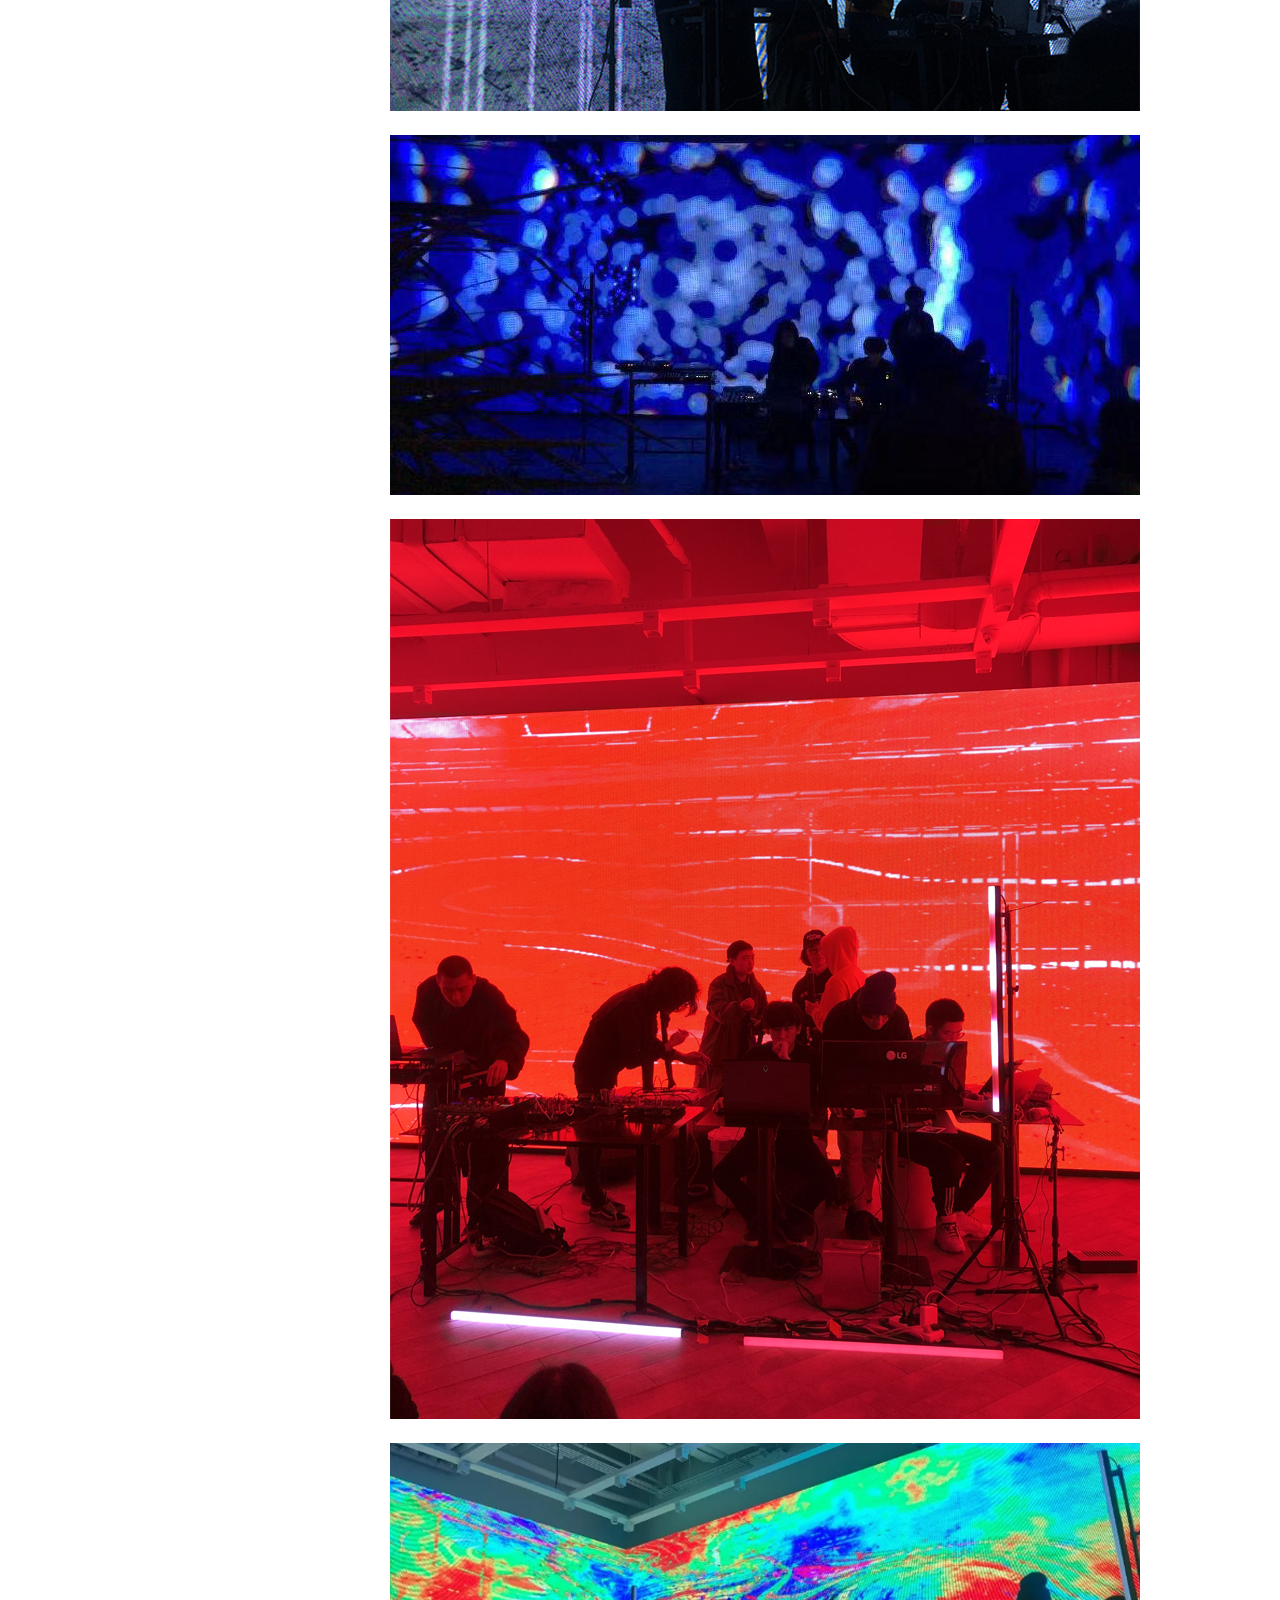
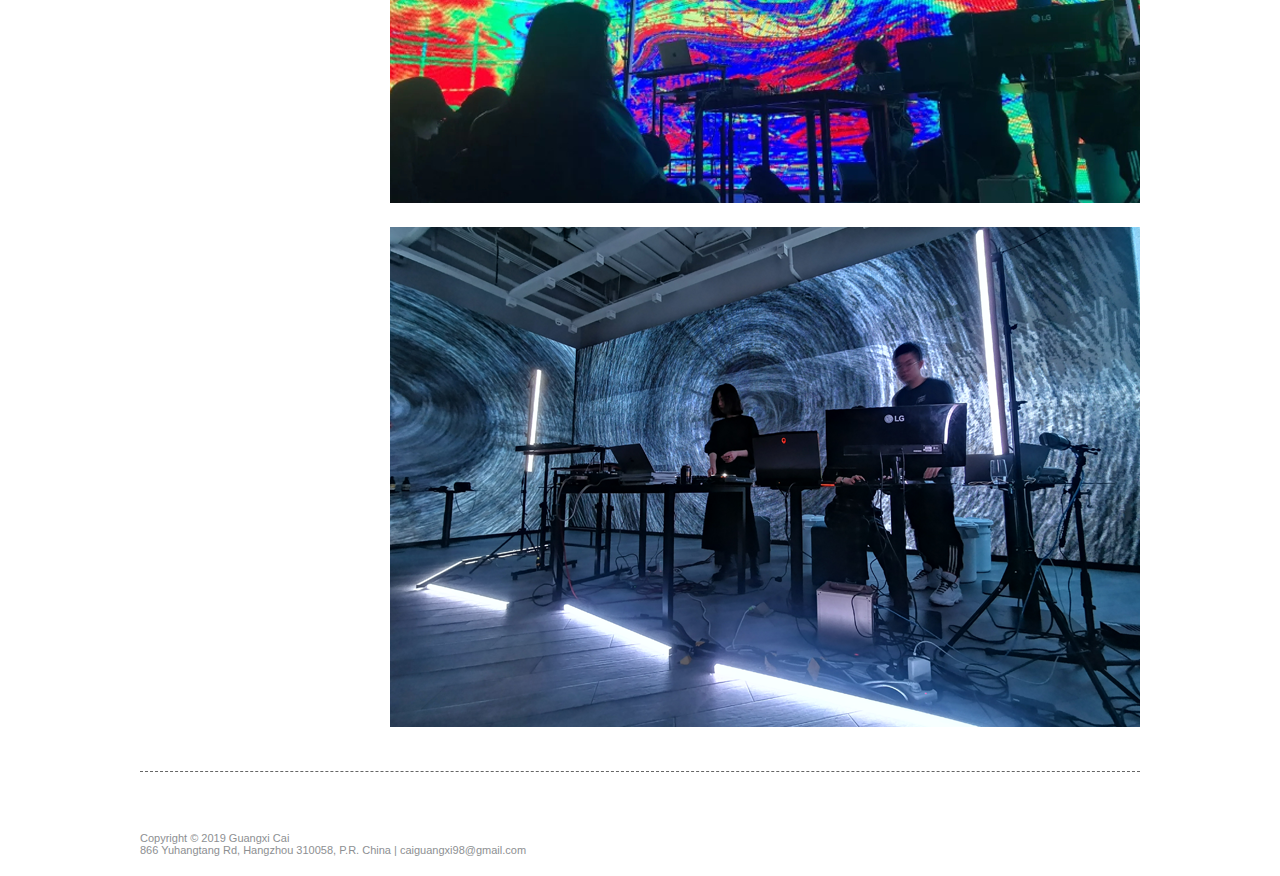
<file: project/date.html>
<!DOCTYPE html>
<html class="gr__pinwu_net">
    <head>
        <title>Guangxi Cai</title>
        <link rel="stylesheet" href="../layout.css">
        <link rel="shortcut icon" href="../pics/favicon.ico">
    </head>
    <body data-gr-c-s-loaded="true">
        <div id="wrapper"><div id="header">
            <div id="logo">
                <a href="../index.html"><img src="../pics/logo.png" style="width:95px; height:159px">
                </a>
            </div>
            <div id="nav">
                <ul>
                    <li class="root"><a href="../project.html">Audio-visual</a></li>
                    <!-- <li class="root"><a href="https://guangxipro.tumblr.com/archive"></a></li> -->
                    <li class="root"><a href="../graphics.html">Graphics</a></li>
                    <li class="root"><a href="../installation.html">Installation</a></li>
                    <li class="root"><a href="../about.html">About</a></li>
                    
                </ul>
            </div>
            <div id="subNav" style=""></div>
            
            <div id="links">
                <ul>
                    <li><a href="https://semicolonc.github.io/semicolonc/" target="_blank">Semicolon C</a></li>
                    <li><a href="https://www.instagram.com/guangxicai/" target="_blank">Instagram</a></li>
                    <li><a href="https://github.com/caiguangxi98" target="_blank">Github</a></li>
                    <li><a href="http://gxcai.lofter.com/" target="_blank">Blog</a></li>
                    
                </ul>
            </div>
            
        </div>
        <input type="hidden" id="selectedNav" value="/details.php">
        <div id="main">
            <ul id="newsItems">
                <li>
                    
                    
                    <div class="newsText">
                        <h1>Date after work S02</h1><br/>
                        <h2># Extra Time Cafe, Shanghai, China</h2>
                        <h2># 02.28.2019</h2>
                        <p>2019.02.28分号C与date after work、playground及众多音乐人在@補時Cafe进行了一场视听演出。
                            </p><p>三面环绕式LED屏幕给予了我们强烈的沉浸式的展演空间进行视觉创作，同时，我们利用多种实时生成视觉软件共同生成视觉，将灯光与视觉和现场的声音进行实时的交互。在视觉的实时性上同样运用了midi数字信号与交互软件实时通讯，当吉他手演奏每个不同的MidiKey时，不同的按键和力度触发unity3D引擎的各种视觉效果。</p>                                    </div>
                            <div class="newsPic">
                                <p align="center"><img border="0" src="../project_pics/date/07.png"></p>
                                <p>&nbsp;</p>
                                <p align="center"><img border="0" src="../project_pics/date/10.png"></p>
                                <p>&nbsp;</p>
                                <p align="center"><img border="0" src="../project_pics/date/11.png"></p>
                                <p>&nbsp;</p>
                                <p align="center"><img border="0" src="../project_pics/date/09.png"></p>
                                <p>&nbsp;</p>
                                <p align="center"><img border="0" src="../project_pics/date/06.png"></p>
                                <p>&nbsp;</p>
                                <p align="center"><img border="0" src="../project_pics/date/08.png"></p>
                                <p>&nbsp;</p>
                                <p align="center"><img border="0" src="../project_pics/date/12.png"></p>
                                <p>&nbsp;</p>
                                <p align="center"><img border="0" src="../project_pics/date/13.png"></p>
                                <p>&nbsp;</p>
                                
                            </div>
                            </li>
                        </ul>
                    </div>
                    
                    <div id="footer">
                        <br>
                        <br>
                        <p>Copyright © 2019 Guangxi Cai </p>
                        
                        <p>866 Yuhangtang Rd, Hangzhou 310058, P.R. China |  <a href="mailto:caiguangxi98@gmail.com">caiguangxi98@gmail.com </a></p>
                    </div></div>
                </body></html>
</file>
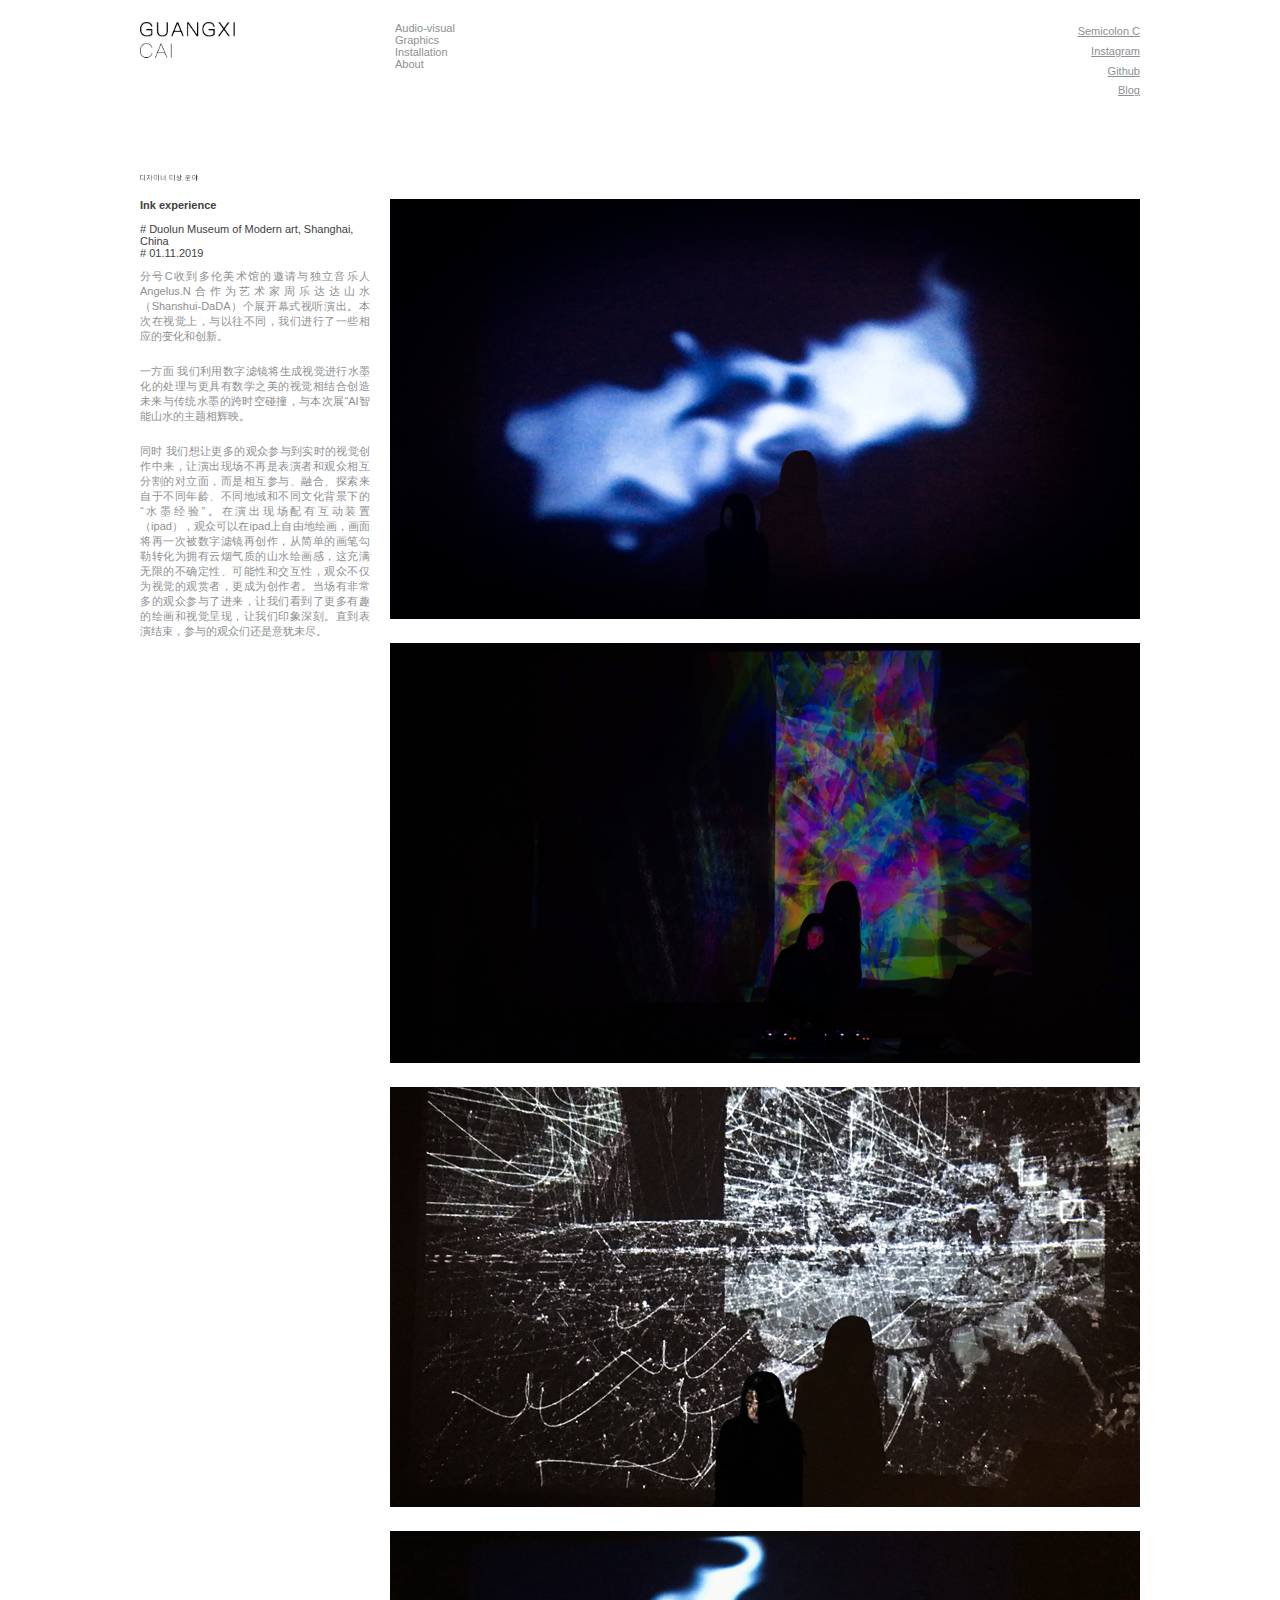
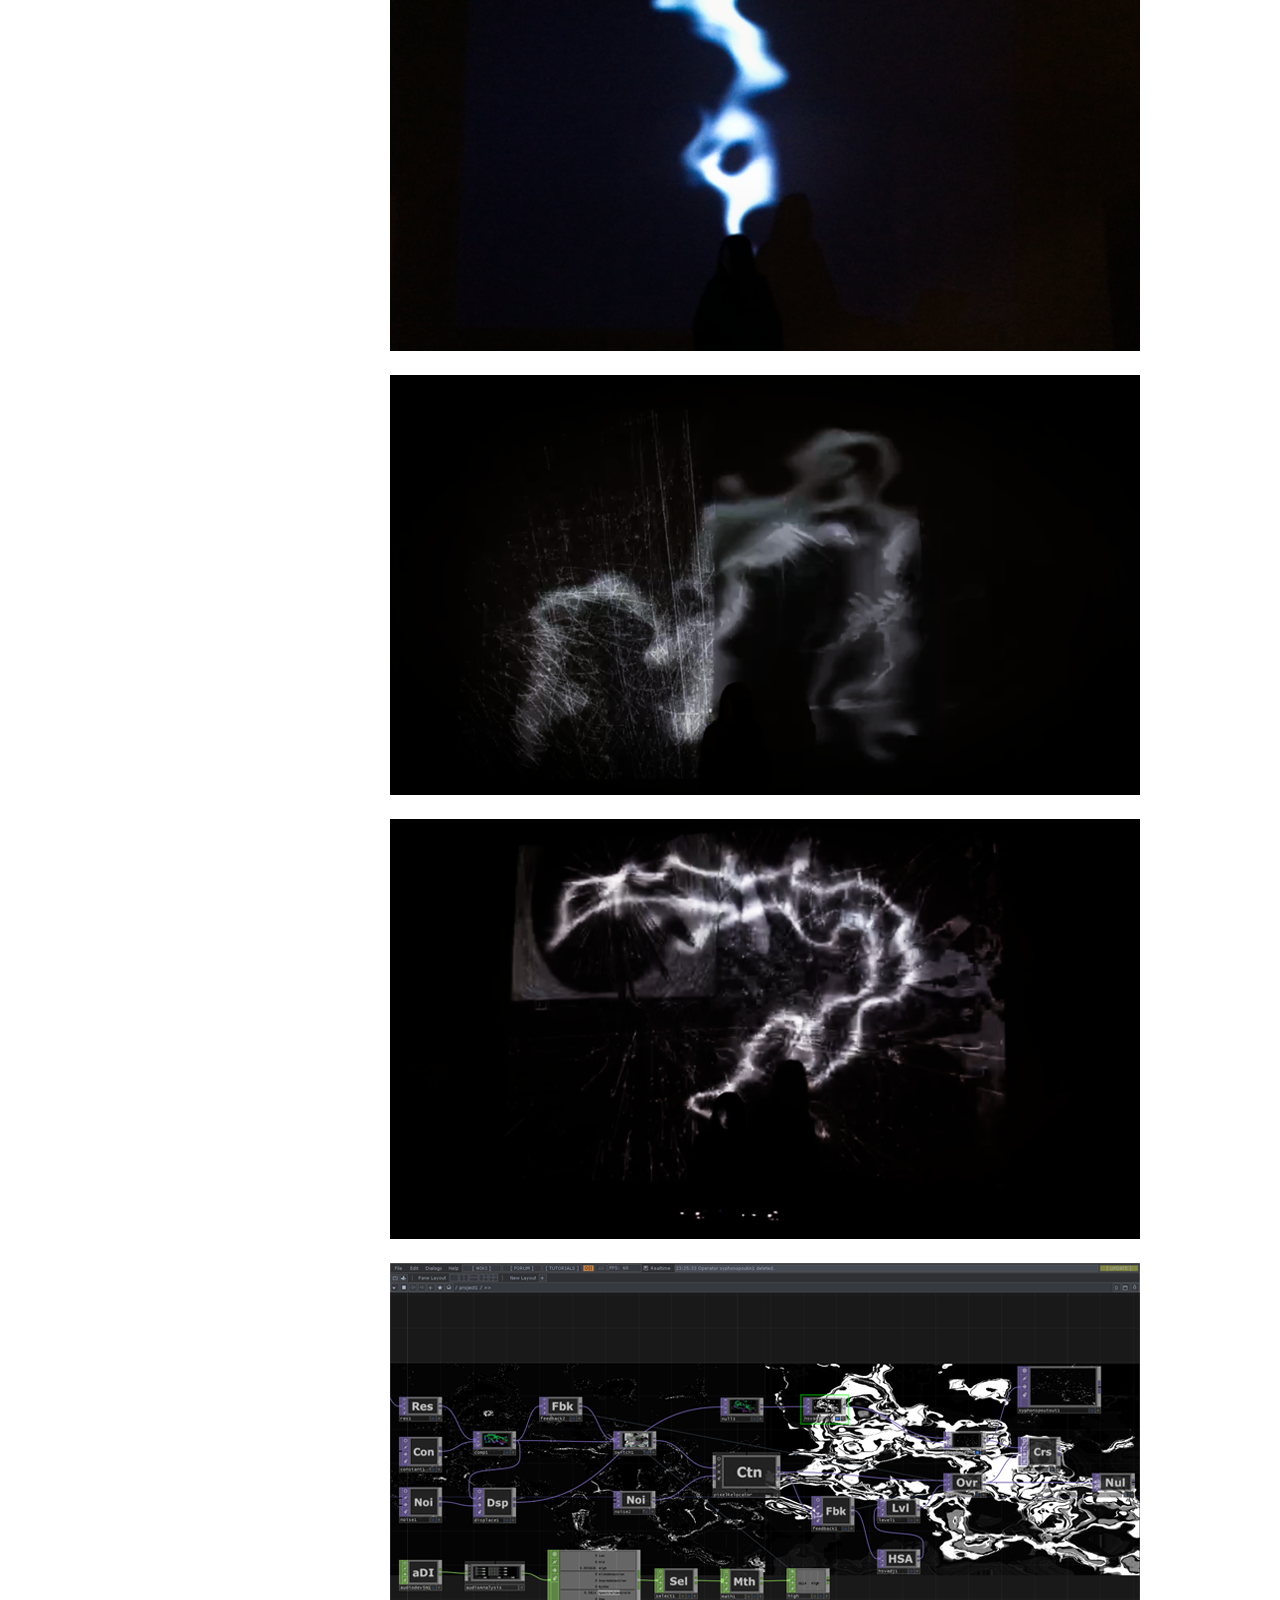
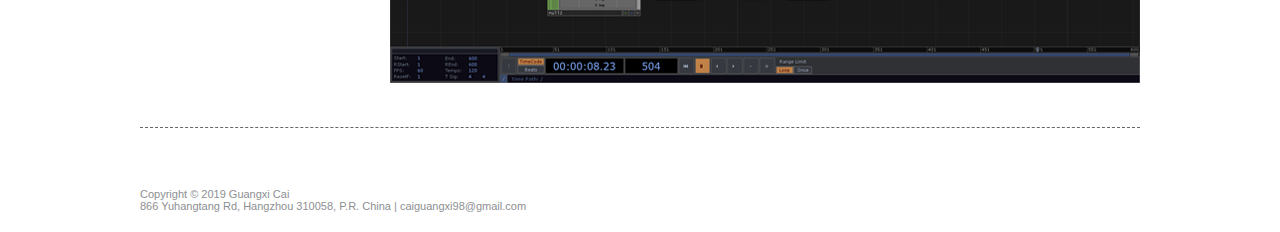
<file: project/ink.html>
<!DOCTYPE html>
<html class="gr__pinwu_net">
    <head>
        <title>Guangxi Cai</title>
        <link rel="stylesheet" href="../layout.css">
        <link rel="shortcut icon" href="../pics/favicon.ico">
    </head>
    <body data-gr-c-s-loaded="true">
        <div id="wrapper"><div id="header">
            <div id="logo">
                <a href="../index.html"><img src="../pics/logo.png" style="width:95px; height:159px">
                </a>
            </div>
            <div id="nav">
                <ul>
                    <li class="root"><a href="../project.html">Audio-visual</a></li>
                    <!-- <li class="root"><a href="https://guangxipro.tumblr.com/archive"></a></li> -->
                    <li class="root"><a href="../graphics.html">Graphics</a></li>
                    <li class="root"><a href="../installation.html">Installation</a></li>
                    <li class="root"><a href="../about.html">About</a></li>
                    
                </ul>
            </div>
            <div id="subNav" style=""></div>
            
            <div id="links">
                <ul>
                    <li><a href="https://semicolonc.github.io/semicolonc/" target="_blank">Semicolon C</a></li>
                    <li><a href="https://www.instagram.com/guangxicai/" target="_blank">Instagram</a></li>
                    <li><a href="https://github.com/caiguangxi98" target="_blank">Github</a></li>
                    <li><a href="http://gxcai.lofter.com/" target="_blank">Blog</a></li>
                    
                </ul>
            </div>
            
        </div>
        <input type="hidden" id="selectedNav" value="/details.php">
        <div id="main">
            <ul id="newsItems">
                <li>
                    
                    
                    <div class="newsText">
                        <h1>Ink experience</h1><br/>
                        <h2># Duolun Museum of Modern art, Shanghai, China</h2>
                        <h2># 01.11.2019</h2>
                        <p>分号C收到多伦美术馆的邀请与独立音乐人Angelus.N合作为艺术家周乐达达山水（Shanshui-DaDA）个展开幕式视听演出。本次在视觉上，与以往不同，我们进行了一些相应的变化和创新。
                        </p>
                        <p>一方面 我们利用数字滤镜将生成视觉进行水墨化的处理与更具有数学之美的视觉相结合创造未来与传统水墨的跨时空碰撞，与本次展“AI智能山水的主题相辉映。</p>
                        <p>同时 我们想让更多的观众参与到实时的视觉创作中来，让演出现场不再是表演者和观众相互分割的对立面，而是相互参与、融合、探索来自于不同年龄、不同地域和不同文化背景下的“水墨经验”。在演出现场配有互动装置（ipad），观众可以在ipad上自由地绘画，画面将再一次被数字滤镜再创作，从简单的画笔勾勒转化为拥有云烟气质的山水绘画感，这充满无限的不确定性、可能性和交互性，观众不仅为视觉的观赏者，更成为创作者。当场有非常多的观众参与了进来，让我们看到了更多有趣的绘画和视觉呈现，让我们印象深刻。直到表演结束，参与的观众们还是意犹未尽。</p>                                    
                    </div>
                            <div class="newsPic">
                                <p align="center"><img border="0" src="../project_pics/ink/01.png"></p>
                                <p>&nbsp;</p>
                                <p align="center"><img border="0" src="../project_pics/ink/02.png"></p>
                                <p>&nbsp;</p>
                                <p align="center"><img border="0" src="../project_pics/ink/03.png"></p>
                                <p>&nbsp;</p>
                                <p align="center"><img border="0" src="../project_pics/ink/04.png"></p>
                                <p>&nbsp;</p>
                                <p align="center"><img border="0" src="../project_pics/ink/06.png"></p>
                                <p>&nbsp;</p>
                                <p align="center"><img border="0" src="../project_pics/ink/07.png"></p>
                                <p>&nbsp;</p>
                                <p align="center"><img border="0" src="../project_pics/ink/08.png"></p>
                                <p>&nbsp;</p>
                                
                                
                            </div>
                        </li>
                    </ul>
                </div>
                
                <div id="footer">
                    <br>
                    <br>
                    <p>Copyright © 2019 Guangxi Cai </p>
                    
                    <p>866 Yuhangtang Rd, Hangzhou 310058, P.R. China |  <a href="mailto:caiguangxi98@gmail.com">caiguangxi98@gmail.com </a></p>
                </div></div>
            </body></html>
</file>
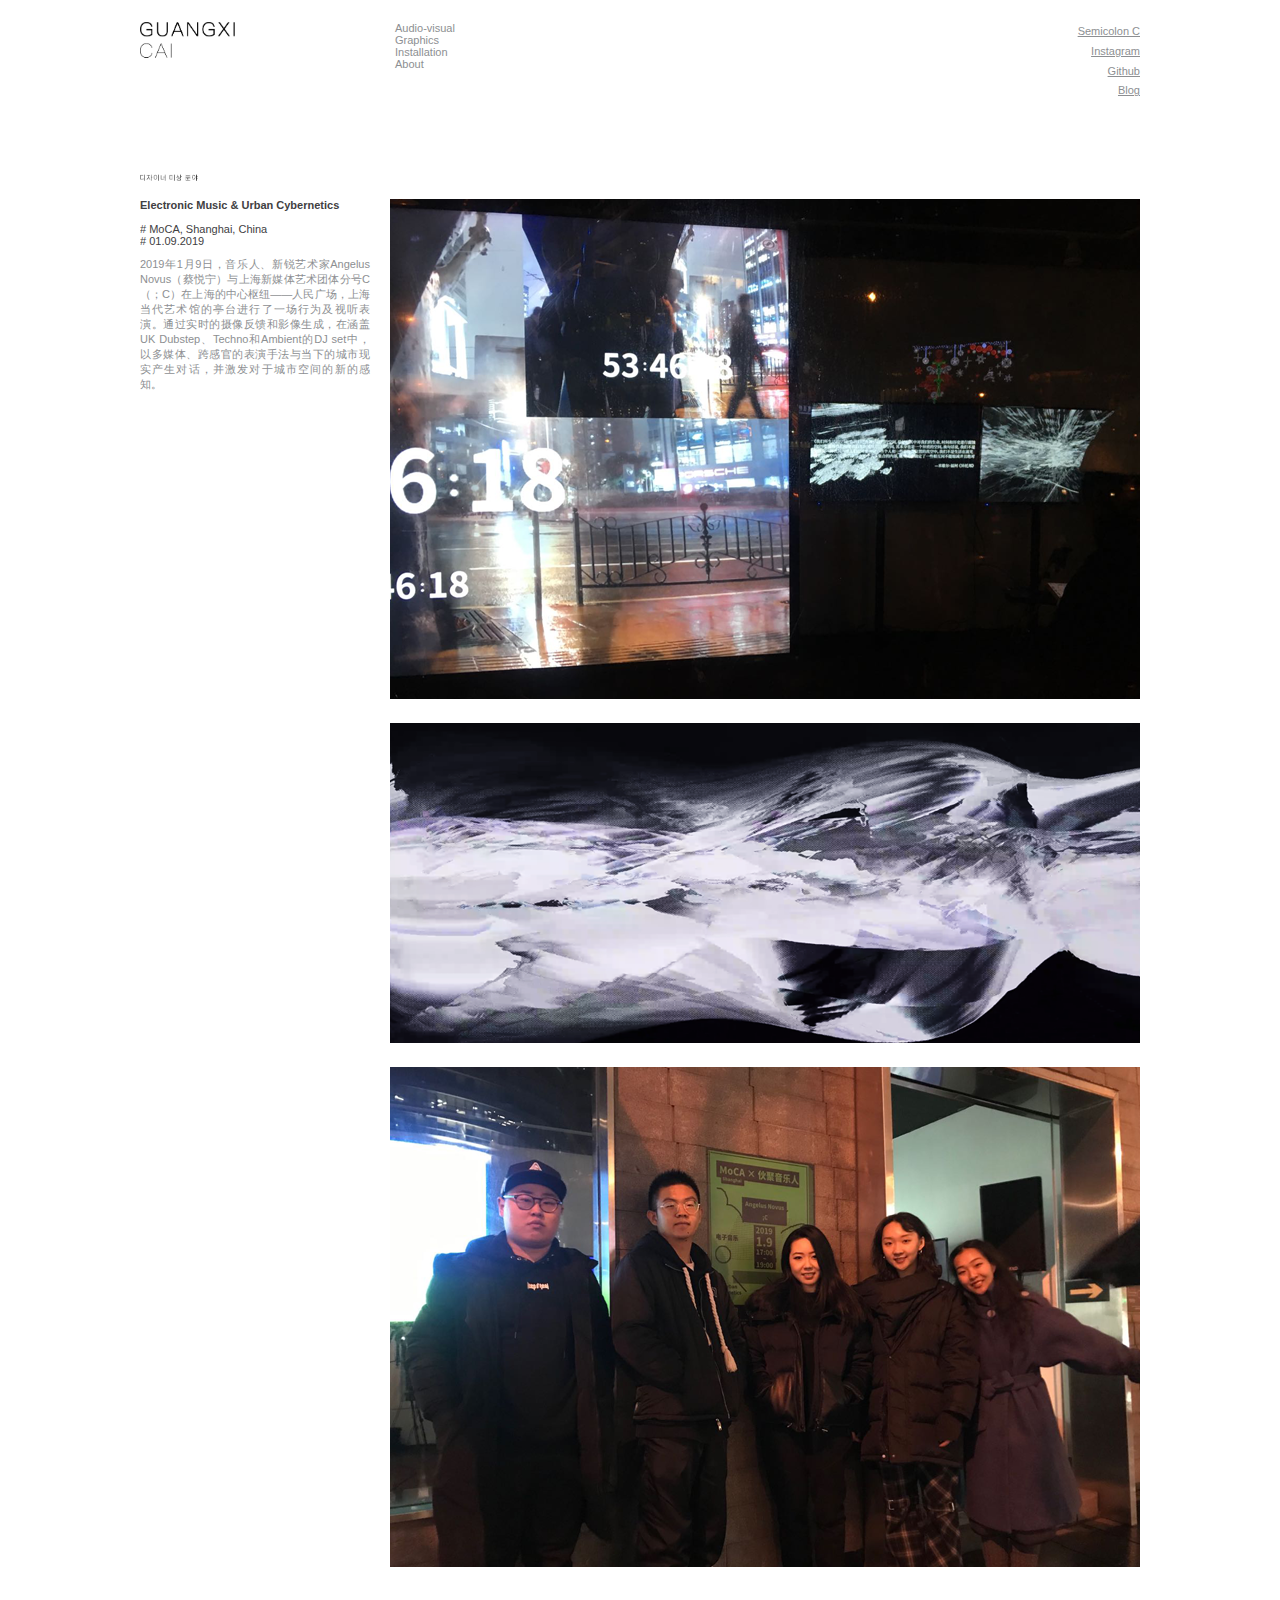
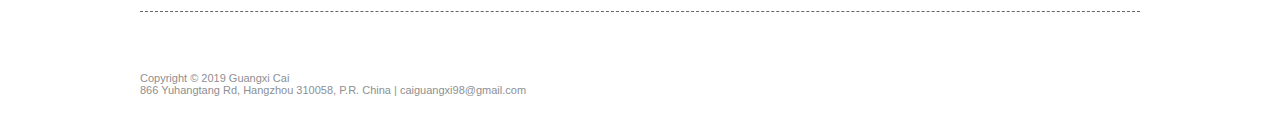
<file: project/moca.html>
<!DOCTYPE html>
<html class="gr__pinwu_net">
    <head>
        <title>Guangxi Cai</title>
        <link rel="stylesheet" href="../layout.css">
        <link rel="shortcut icon" href="../pics/favicon.ico">
    </head>
    <body data-gr-c-s-loaded="true">
        <div id="wrapper"><div id="header">
            <div id="logo">
                <a href="../index.html"><img src="../pics/logo.png" style="width:95px; height:159px">
                </a>
            </div>
            <div id="nav">
                <ul>
                    <li class="root"><a href="../project.html">Audio-visual</a></li>
                    <!-- <li class="root"><a href="https://guangxipro.tumblr.com/archive"></a></li> -->
                    <li class="root"><a href="../graphics.html">Graphics</a></li>
                    <li class="root"><a href="../installation.html">Installation</a></li>
                    <li class="root"><a href="../about.html">About</a></li>
                    
                </ul>
            </div>
            <div id="subNav" style=""></div>
            
            <div id="links">
                <ul>
                    <li><a href="https://semicolonc.github.io/semicolonc/" target="_blank">Semicolon C</a></li>
                    <li><a href="https://www.instagram.com/guangxicai/" target="_blank">Instagram</a></li>
                    <li><a href="https://github.com/caiguangxi98" target="_blank">Github</a></li>
                    <li><a href="http://gxcai.lofter.com/" target="_blank">Blog</a></li>
                    
                </ul>
            </div>
            
        </div>
        <input type="hidden" id="selectedNav" value="/details.php">
        <div id="main">
            <ul id="newsItems">
                <li>
                    
                    
                    <div class="newsText">
                        <h1>Electronic Music & Urban Cybernetics</h1><br/>
                        <h2># MoCA, Shanghai, China</h2>
                        <h2># 01.09.2019</h2>
                        <p>2019年1月9日，音乐人、新锐艺术家Angelus Novus（蔡悦宁）与上海新媒体艺术团体分号C（；C）在上海的中心枢纽——人民广场，上海当代艺术馆的亭台进行了一场行为及视听表演。通过实时的摄像反馈和影像生成，在涵盖UK Dubstep、Techno和Ambient的DJ set中，以多媒体、跨感官的表演手法与当下的城市现实产生对话，并激发对于城市空间的新的感知。
                        </p>
                                                            
                    </div>
                            <div class="newsPic">
                                <p align="center"><img border="0" src="../project_pics/moca/01.png"></p>
                                <p>&nbsp;</p>
                                <p align="center"><img border="0" src="../project_pics/moca/02.png"></p>
                                <p>&nbsp;</p>
                                <p align="center"><img border="0" src="../project_pics/moca/03.png"></p>
                                <p>&nbsp;</p>
                            </div>
                        </li>
                    </ul>
                </div>
                
                <div id="footer">
                    <br>
                    <br>
                    <p>Copyright © 2019 Guangxi Cai </p>
                    
                    <p>866 Yuhangtang Rd, Hangzhou 310058, P.R. China |  <a href="mailto:caiguangxi98@gmail.com">caiguangxi98@gmail.com </a></p>
                </div></div>
            </body></html>
</file>
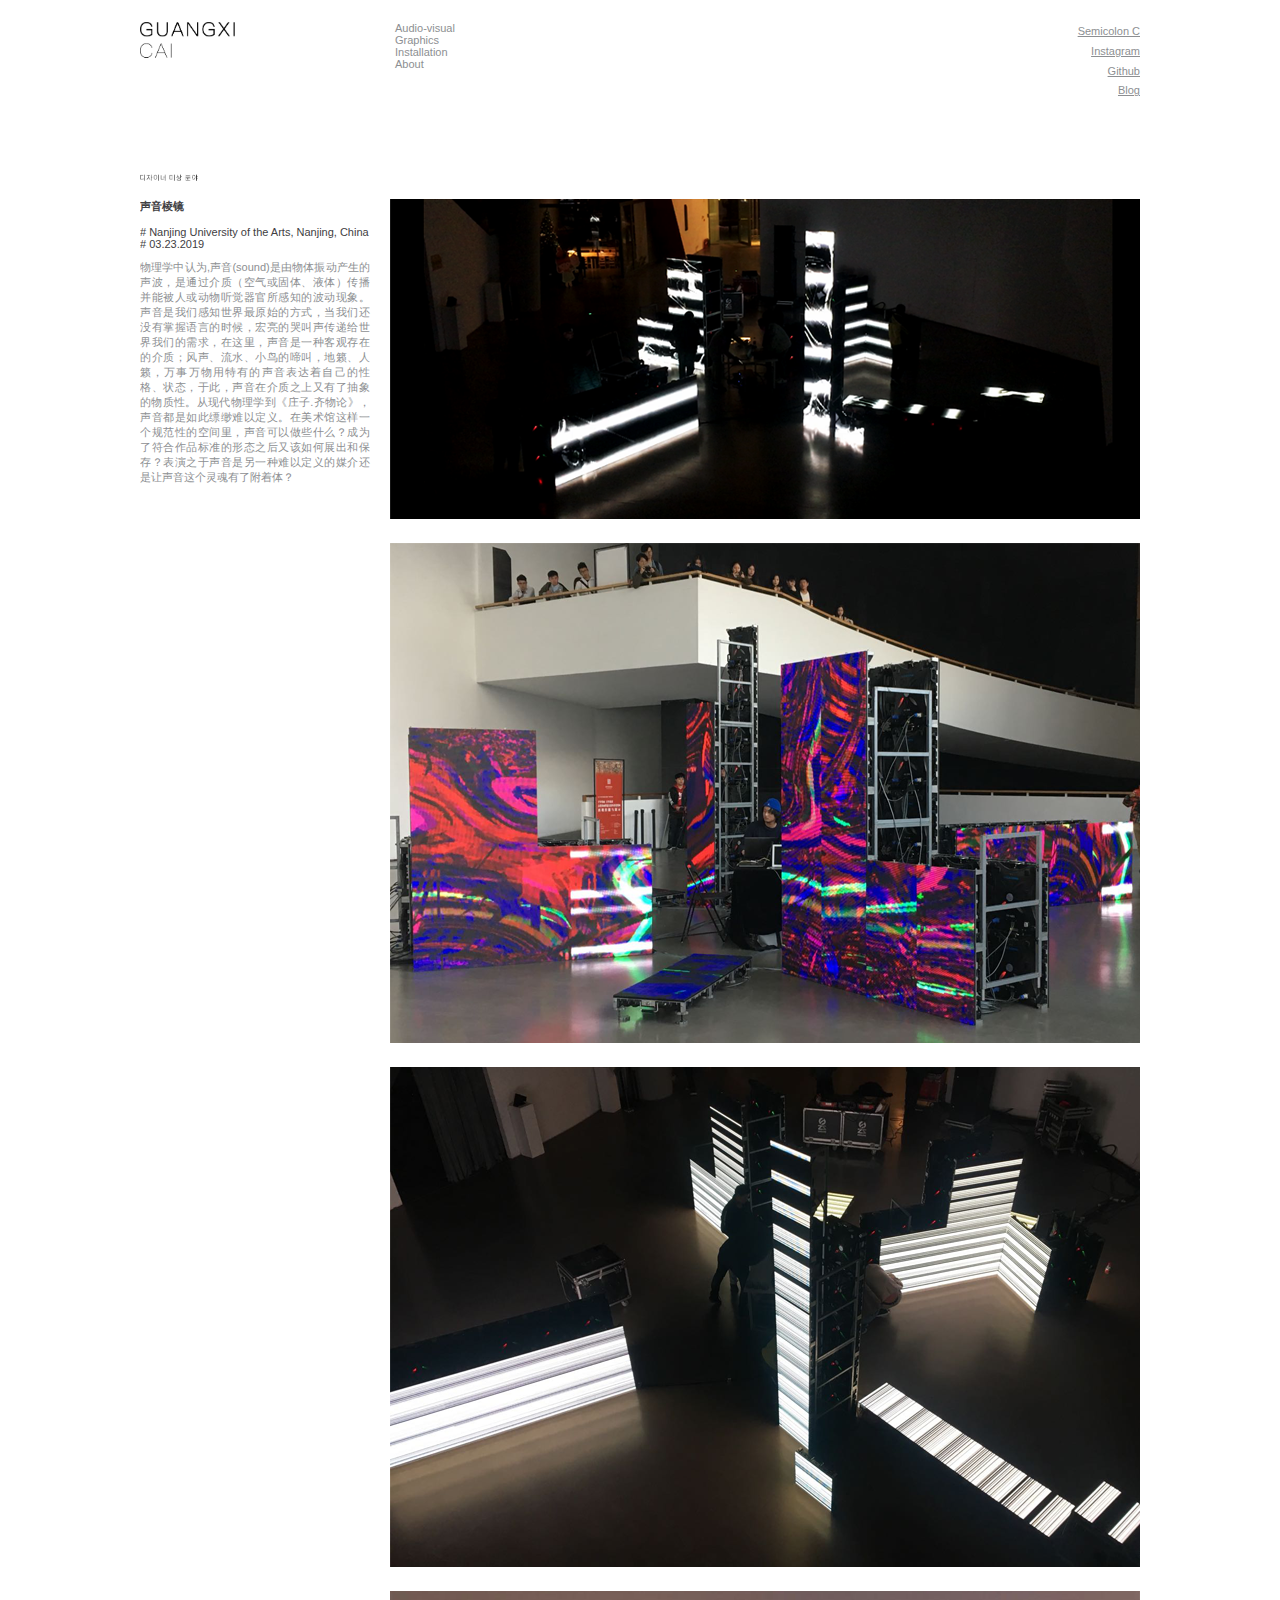
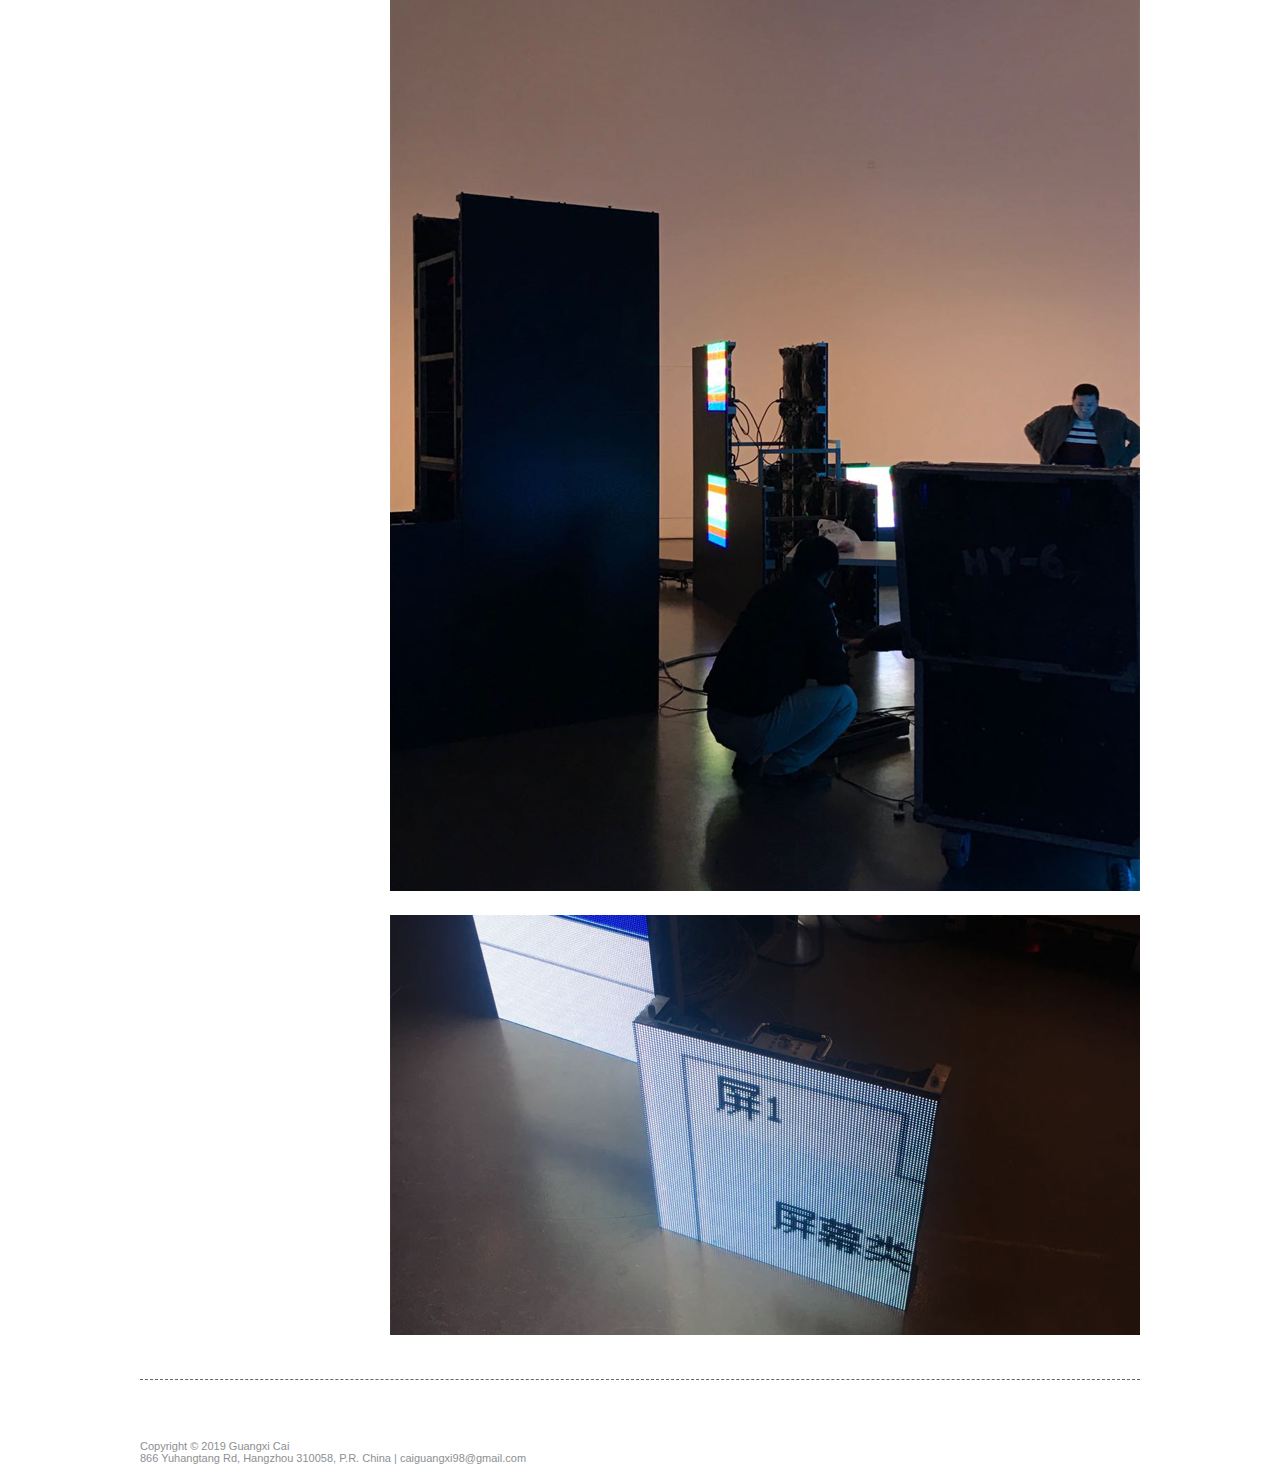
<file: project/nanyi.html>
<!DOCTYPE html>
<html class="gr__pinwu_net">
    <head>
        <title>Guangxi Cai</title>
        <link rel="stylesheet" href="../layout.css">
        <link rel="shortcut icon" href="../pics/favicon.ico">
    </head>
    <body data-gr-c-s-loaded="true">
        <div id="wrapper"><div id="header">
            <div id="logo">
                <a href="../index.html"><img src="../pics/logo.png" style="width:95px; height:159px">
                </a>
            </div>
            <div id="nav">
                <ul>
                    <li class="root"><a href="../project.html">Audio-visual</a></li>
                    <!-- <li class="root"><a href="https://guangxipro.tumblr.com/archive"></a></li> -->
                    <li class="root"><a href="../graphics.html">Graphics</a></li>
                    <li class="root"><a href="../installation.html">Installation</a></li>
                    <li class="root"><a href="../about.html">About</a></li>
                    
                </ul>
            </div>
            <div id="subNav" style=""></div>
            
            <div id="links">
                <ul>
                    <li><a href="https://semicolonc.github.io/semicolonc/" target="_blank">Semicolon C</a></li>
                    <li><a href="https://www.instagram.com/guangxicai/" target="_blank">Instagram</a></li>
                    <li><a href="https://github.com/caiguangxi98" target="_blank">Github</a></li>
                    <li><a href="http://gxcai.lofter.com/" target="_blank">Blog</a></li>
                    
                </ul>
            </div>
            
        </div>
        <input type="hidden" id="selectedNav" value="/details.php">
        <div id="main">
            <ul id="newsItems">
                <li>
                    
                    
                    <div class="newsText">
                        <h1>声音棱镜</h1><br/>
                        <h2># Nanjing University of the Arts, Nanjing, China</h2>
                        <h2># 03.23.2019</h2>
                        <p>物理学中认为,声音(sound)是由物体振动产生的声波，是通过介质（空气或固体、液体）传播并能被人或动物听觉器官所感知的波动现象。声音是我们感知世界最原始的方式，当我们还没有掌握语言的时候，宏亮的哭叫声传递给世界我们的需求，在这里，声音是一种客观存在的介质；风声、流水、小鸟的啼叫，地籁、人籁，万事万物用特有的声音表达着自己的性格、状态，于此，声音在介质之上又有了抽象的物质性。从现代物理学到《庄子.齐物论》，声音都是如此缥缈难以定义。在美术馆这样一个规范性的空间里，声音可以做些什么？成为了符合作品标准的形态之后又该如何展出和保存？表演之于声音是另一种难以定义的媒介还是让声音这个灵魂有了附着体？
                            </p><p></p>                                    </div>
                            <div class="newsPic">
                                <p align="center"><img border="0" src="../project_pics/nanyi/01.png"></p>
                                <p>&nbsp;</p>
                                <p align="center"><img border="0" src="../project_pics/nanyi/04.png"></p>
                                <p>&nbsp;</p>
                                <p align="center"><img border="0" src="../project_pics/nanyi/03.png"></p>
                                <p>&nbsp;</p>
                                <p align="center"><img border="0" src="../project_pics/nanyi/05.png"></p>
                                <p>&nbsp;</p>
                                <p align="center"><img border="0" src="../project_pics/nanyi/02.png"></p>
                                <p>&nbsp;</p>
                                                
                            </div>
                            </li>
                        </ul>
                    </div>
                    
                    <div id="footer">
                        <br>
                        <br>
                        <p>Copyright © 2019 Guangxi Cai </p>
                        
                        <p>866 Yuhangtang Rd, Hangzhou 310058, P.R. China |  <a href="mailto:caiguangxi98@gmail.com">caiguangxi98@gmail.com </a></p>
                    </div></div>
                </body></html>
</file>
<file: layout.css>
*{margin:0;padding:0;}
body{ font-family:"Arial", "Helvetica", "sans-serif", "微软雅黑", "宋体"; font-size:11px; color:#8d8f92;}
ul{ list-style:none;}
img{border:0;}
.clear{clear:both;}
#projectDesc p img{margin-bottom:10px;}
#projectContainer p img{margin-bottom:10px;}
.newsPic p img{margin-bottom:10px;}
a{ text-decoration:none}
a:link{color:#8d8f92;}
a:visited{color:#8d8f92;}
a:hover{color:#333333;}
a:actived{color:#333333;}

.current a{color:#333333;font-weight:bold;}
a.current{color:#333333;font-weight:bold}
a.link1:link{color:#333333;}
a.link1:visited{color:#333333;}
a.link1:hover{color:#8d8f92;}
a.link1:actived{color:#8d8f92;}


#wrapper{width:1000px; margin:0 auto;}



#header{ height:158px; width:100%; padding-top:22px; position:relative}
#logo{ width:240px; float:left}
#nav{float:left; width:208px; margin-left:15px;}
#subNav{float:left; width:100px;margin-left:15px;}
#links{ float:right; line-height:1.8em; text-align:right}
#links a{ text-decoration:underline;}

.lang{
	position:absolute;
	right:0px;
	bottom:0px;
}
.lang ul li{
 	float:left;
	margin-right:10px;
}

.lang ul li.last{
	margin-right:0px;
}
#threeNav{width:230px;float:left;margin-left:16px;}

#main{padding:16px 0; width:100%; overflow:hidden}

h1,h2{font-size:11px;color:#414042; padding:16px 0;}
h2{ font-weight:normal;}
#footer{float:left;margin-bottom:20px;}
.left{float:left}
.right{float:right}
.width_500{width:500px;}
.width_240{width:240px;}


/*------news-------*/
#newsItems{width:100%;float:left;}
.newsText{ width:230px;float:left;}
.newsText p{  padding:10px 0; text-align:justify;}
.newsText h1,.newsText h2{ font-size:11px; padding:0;}
.newsPic{float:right; width:750px;}
.newsIndex p{margin-bottom:20px; text-align:justify}
#newsItems li{margin-bottom:20px;float:left; width:100%; border-bottom:#666666; border-bottom-width:1px; border-bottom-style:dashed;
padding-bottom:20px;
}

#contact{ float:left;margin-left:16px;}

#designerContainer{margin-top:20px;float:left;}
#designerText{width:240px;float:left;color:#8d8f92;"}
#designerDesc{float:left; width:490px;}
#designerDesc p{padding-bottom:20px; text-align:justify}


/*product*/
.prodList li{ float:left; width:238px; height:158px; margin-right:14px; margin-bottom:15px;}
.prodList li.last{margin-right:0px;}
.prodList li img{border:1px solid #ffffff;}
.prodList li a:hover img{border:1px solid #414042;}


/*projuect*/
#projectContainer{ width:1000px;float:right}
.projectDesc p{ padding-bottom:20px; text-align:justify}
.projectDesc h1,.projectDesc h2{ font-size:11px; padding:0;}
.projectDesc h2{margin-bottom:10px;}
</file>
